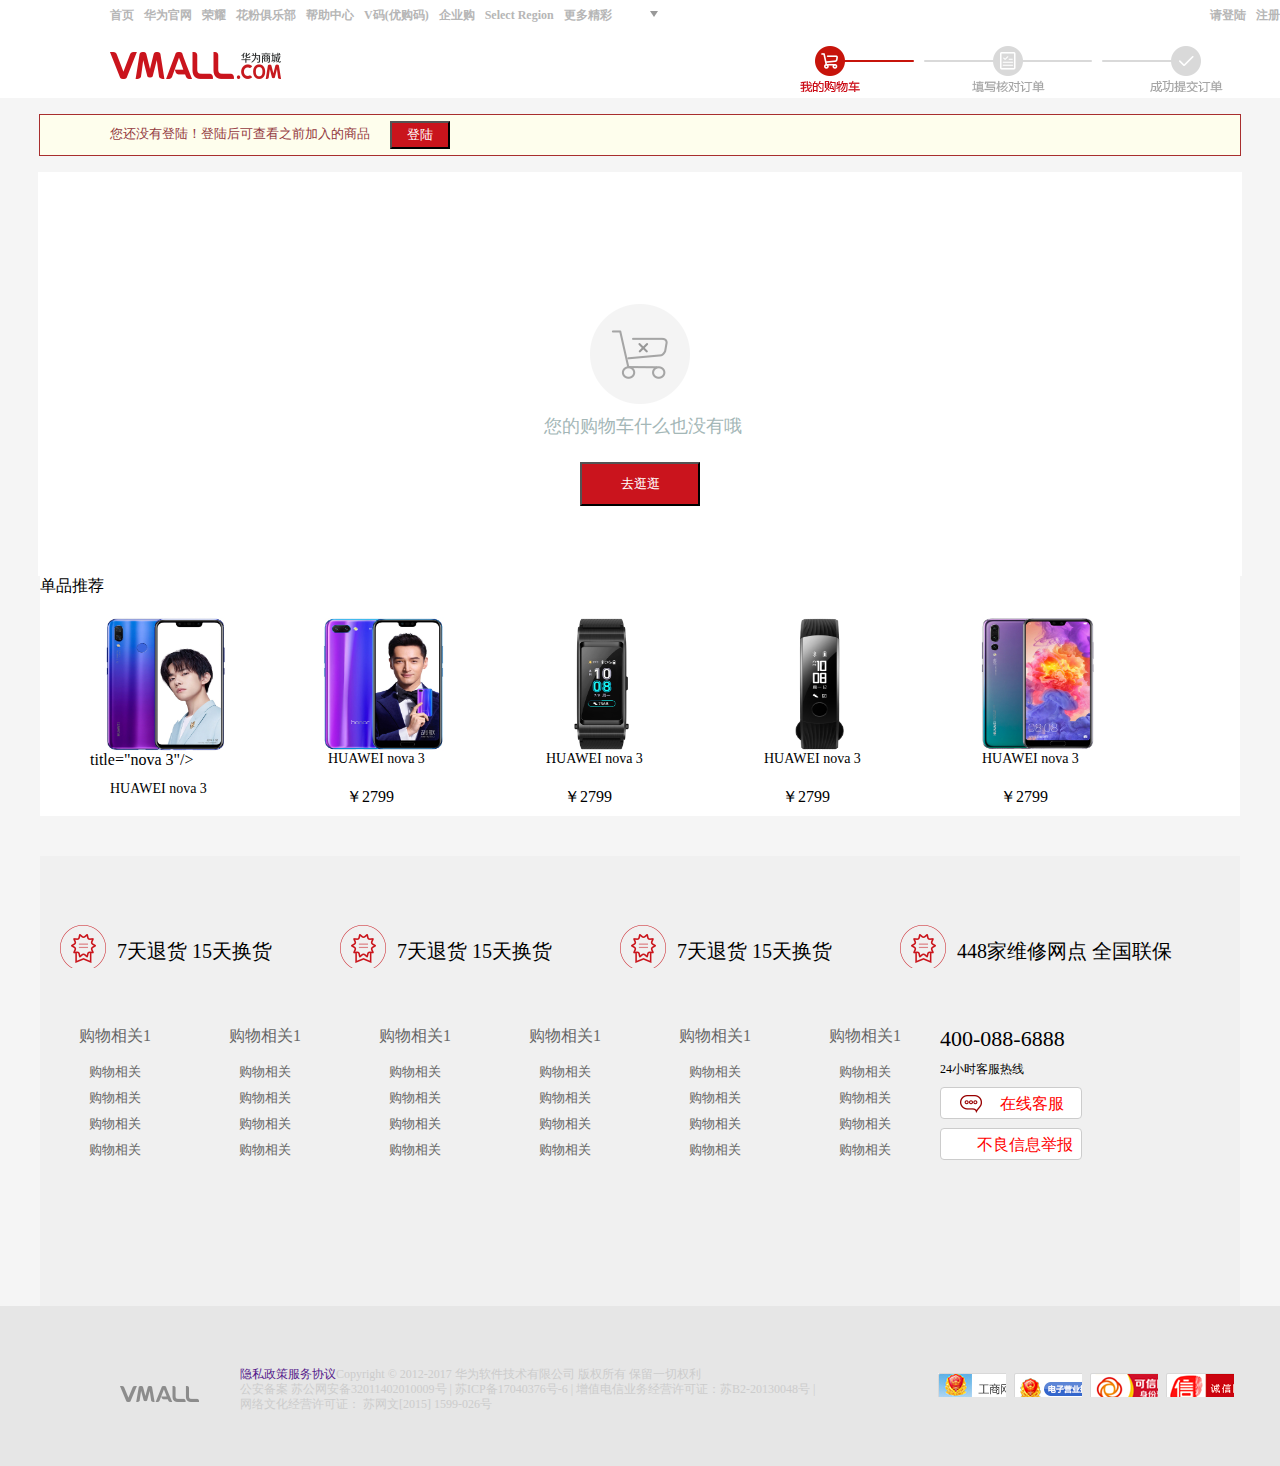
<file: cart.html>
<!DOCTYPE html>
<html>
	<head>
		<meta charset="UTF-8">
		<title></title>
		<link rel="stylesheet" href="css/cart/shop.css" />
		<link rel="shortcut icon" href="https://www.vmall.com/favicon.ico" />

	</head>
	<body>
		<div id="header">
		<div class="h-nav clearfix m-w"> 
	<ul class="h-n-l fl clearfix"> 
	<li class='fl'> 
	<a href="index.html">首页</a> 
	</li> 
	<li class='fl'> 
	<a href="">华为官网</a> 
	</li> 
	<li class='fl'> 
	<a href="">荣耀</a> 
	</li> 
	<li class='fl'> 
	<a href="">花粉俱乐部</a> 
	</li> 
	<li class='fl'> 
	<a href="">帮助中心</a> 
	</li> 
	<li class='fl'> 
	<a href="">V码(优购码)</a> 
	</li> 
	<li class='fl'> 
	<a href="">企业购</a> 
	</li> 
	<li class='fl'> 
	<a href="">Select Region</a> 
	</li> 
	<li class='fl more'> 
	<a href="">更多精彩</a> 
	<div class='more-con'> 
	<div class="m-c-top"> 
	<p> 
	<a href="">EMUI</a> 
	</p> 
	<p> 
	<a href="">应用市场</a> 
	</p> 
	<p> 
	<a href="">华为终端云空间</a> 
	</p> 
	<p> 
	<a href="">开发者联盟</a> 
	</p> 
	</div> 
	<div class="m-c-bot"> 
	<img src="images/cart/02 code.png"alt=""> 

	<p>扫一扫, 
	<a href="">下载客户端</a> 
	</p> 
	</div> 
	</div> 
	</li> 
	</ul> 
	<ul class="h-n-r fr clearfix"> 
	<li class='fl'> 
	<a href="">请登陆</a> 
	</li> 
	<li class='fl'> 
	<a href="">注册</a> 
	</li> 
	<li class='fl'> 
	<a href="">我的订单</a> 
	</li> 
	
	</ul> 
	</div> 
	</div>
	<div class="n-login">
		<span>您还没有登陆！登陆后可查看之前加入的商品</span>
		<button><a href="#">登陆 </a></button>
	</div>
	 <div class="nav">
	 	<div class="left"><img src="images/cart/logo.png" /> </div>
	 	<div class="right"></div>
	 	<div class="goods">
	 		<i class="cart"></i>
	 		<span class="goods-txt">您的购物车什么也没有哦</span>
	 		<button>去逛逛</button>
	 	</div>
	 	<div class="h-menu">
	 		
	 		<div class="single">
	 			<span class="sing-header">单品推荐</span>
	 			<ul>
	 				<li>
	 					<img src="images/cart/single/1.jpg"/> title="nova 3"/>
	 				    <span class="sing-name">HUAWEI nova 3</span>
	 				    <span class="sing-price">￥2799</span>
	 				</li>
	 				<li>
	 					<img src="images/cart/single/2.jpg"/>
	 					<span class="sing-name">HUAWEI nova 3</span>
	 				    <span class="sing-price">￥2799</span>
	 				</li>
	 				<li>
	 					<img src="images/cart/single/3.jpg"/>
	 					<span class="sing-name">HUAWEI nova 3</span>
	 				    <span class="sing-price">￥2799</span>
	 				</li>
	 				<li>
	 					<img src="images/cart/single/4.jpg"/>
	 					<span class="sing-name">HUAWEI nova 3</span>
	 				    <span class="sing-price">￥2799</span>
	 				</li>
	 				<li>
	 					<img src="images/cart/single/5.jpg"/>
	 					<span class="sing-name">HUAWEI nova 3</span>
	 				    <span class="sing-price">￥2799</span>
	 				</li>
	 				<li>
	 					<img src="images/cart/single/6.jpg"/>
	 					<span class="sing-name">HUAWEI nova 3</span>
	 				    <span class="sing-price">￥2799</span>
	 				</li>
	 			</ul>
	 		</div>
	 	</div>
	 	
	 	<div class="footer">
	 		<div class="f-header">
	 			<ul class="f-name"> 
	<li class='fl'> 
	<a href=""> 
	<i></i> 7天退货 15天换货 
	</a> 
	</li> 
	<li class='fl'> 
	<a href=""> 
	<i></i> 7天退货 15天换货 
	</a> 
	</li> 
	<li class='fl'> 
	<a href=""> 
	<i></i> 7天退货 15天换货 
	</a> 
	</li> 
	<li class='fl'> 
	<a href=""> 
	<i></i> 448家维修网点 全国联保 
	</a> 
	</li> 
	</ul> 
	 		</div>
	 		<div class="f-nav">
	 			
	 			<ul>
	 				<li class="f-txt">购物相关1
	 				<ul>
	 				<li>购物相关</li>
	 				<li>购物相关</li>
	 				<li>购物相关</li>
	 				<li>购物相关</li>
	 				</ul>
	 				</li>
	 				
	 			</ul>
	 			<ul>
	 				<li class="f-txt">购物相关1
	 				<ul>
	 				<li>购物相关</li>
	 				<li>购物相关</li>
	 				<li>购物相关</li>
	 				<li>购物相关</li>
	 				</ul>
	 				</li>
	 				
	 			</ul>
	 			<ul>
	 				<li class="f-txt">购物相关1
	 				<ul>
	 				<li>购物相关</li>
	 				<li>购物相关</li>
	 				<li>购物相关</li>
	 				<li>购物相关</li>
	 				</ul>
	 				</li>
	 				
	 			</ul>
	 			<ul>
	 				<li class="f-txt">购物相关1
	 				<ul>
	 				<li>购物相关</li>
	 				<li>购物相关</li>
	 				<li>购物相关</li>
	 				<li>购物相关</li>
	 				</ul>
	 				</li>
	 				
	 			</ul>
	 			<ul>
	 				<li class="f-txt">购物相关1
	 				<ul>
	 				<li>购物相关</li>
	 				<li>购物相关</li>
	 				<li>购物相关</li>
	 				<li>购物相关</li>
	 				</ul>
	 				</li>
	 				
	 			</ul>
	 			<ul>
	 				<li class="f-txt">购物相关1
	 				<ul>
	 				<li>购物相关</li>
	 				<li>购物相关</li>
	 				<li>购物相关</li>
	 				<li>购物相关</li>
	 				</ul>
	 				</li>
	 				
	 			</ul>
	 			<ul class="f-final">
	 				<li class="f-number">400-088-6888</li>
	 				<li class="f-all">24小时客服热线</li>
	 				<li class="f-line"><i></i> <span>在线客服</span></li>
	 				<li class="f-mess"><i></i><span>不良信息举报</span></li>
	 				
	 			</ul>
	 		</div>
	 		</div>
	 		<div class="f-footer">
	 			<i></i>
	 			<p>
	 				<span><a href="">隐私政策</a><a href="">服务协议</a>Copyright © 2012-2017 华为软件技术有限公司 版权所有 保留一切权利</span>
	 				</p>
	 				<p>
	 			   <span>公安备案 苏公网安备32011402010009号 | 苏ICP备17040376号-6 | 增值电信业务经营许可证：苏B2-20130048号 |</span>
	 			   </p>
	 			   <p>
	 			    <span>网络文化经营许可证： 苏网文[2015] 1599-026号</span>
	 			    </p>
	 			
	 			<ul>
	 				<li></li>
	 				<li></li>
	 				<li></li>
	 				<li></li>
	 			</ul>
	 		</div>
	 	
	
	 
	</body>
</html>
</file>
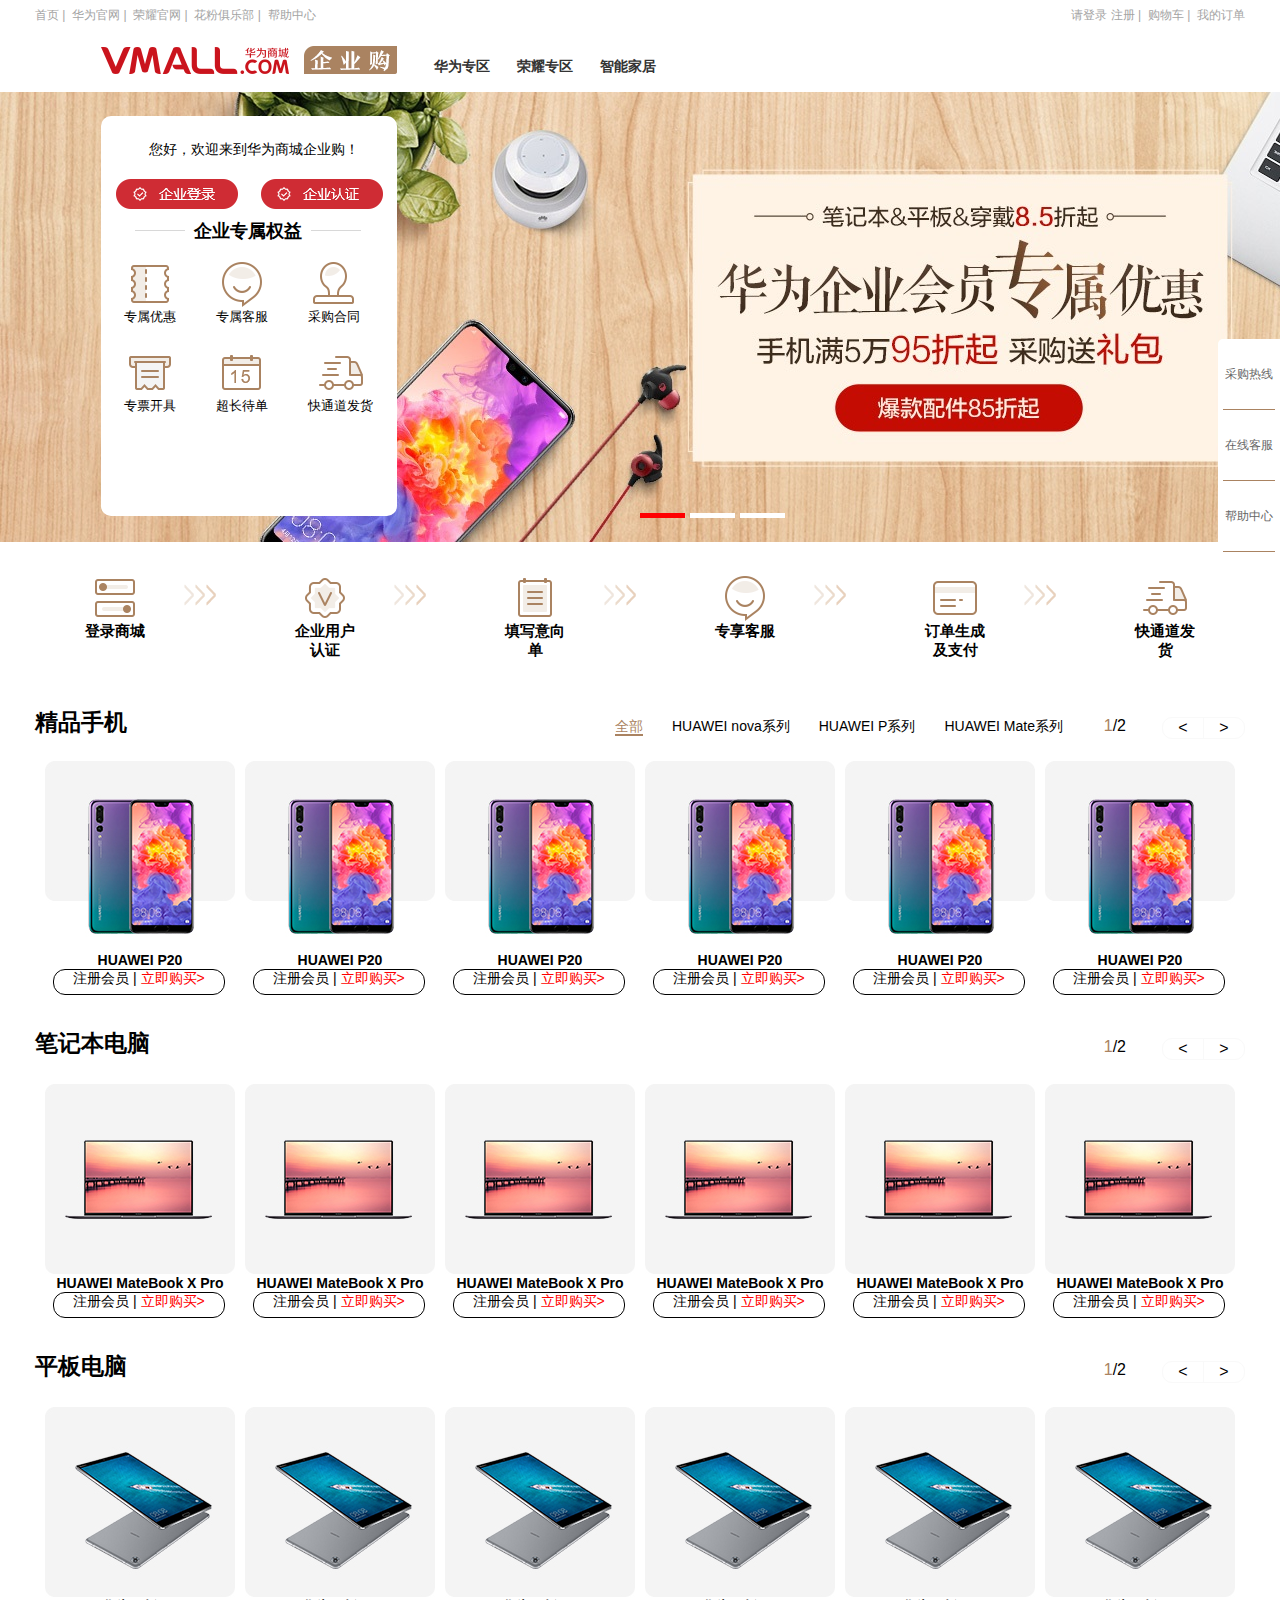
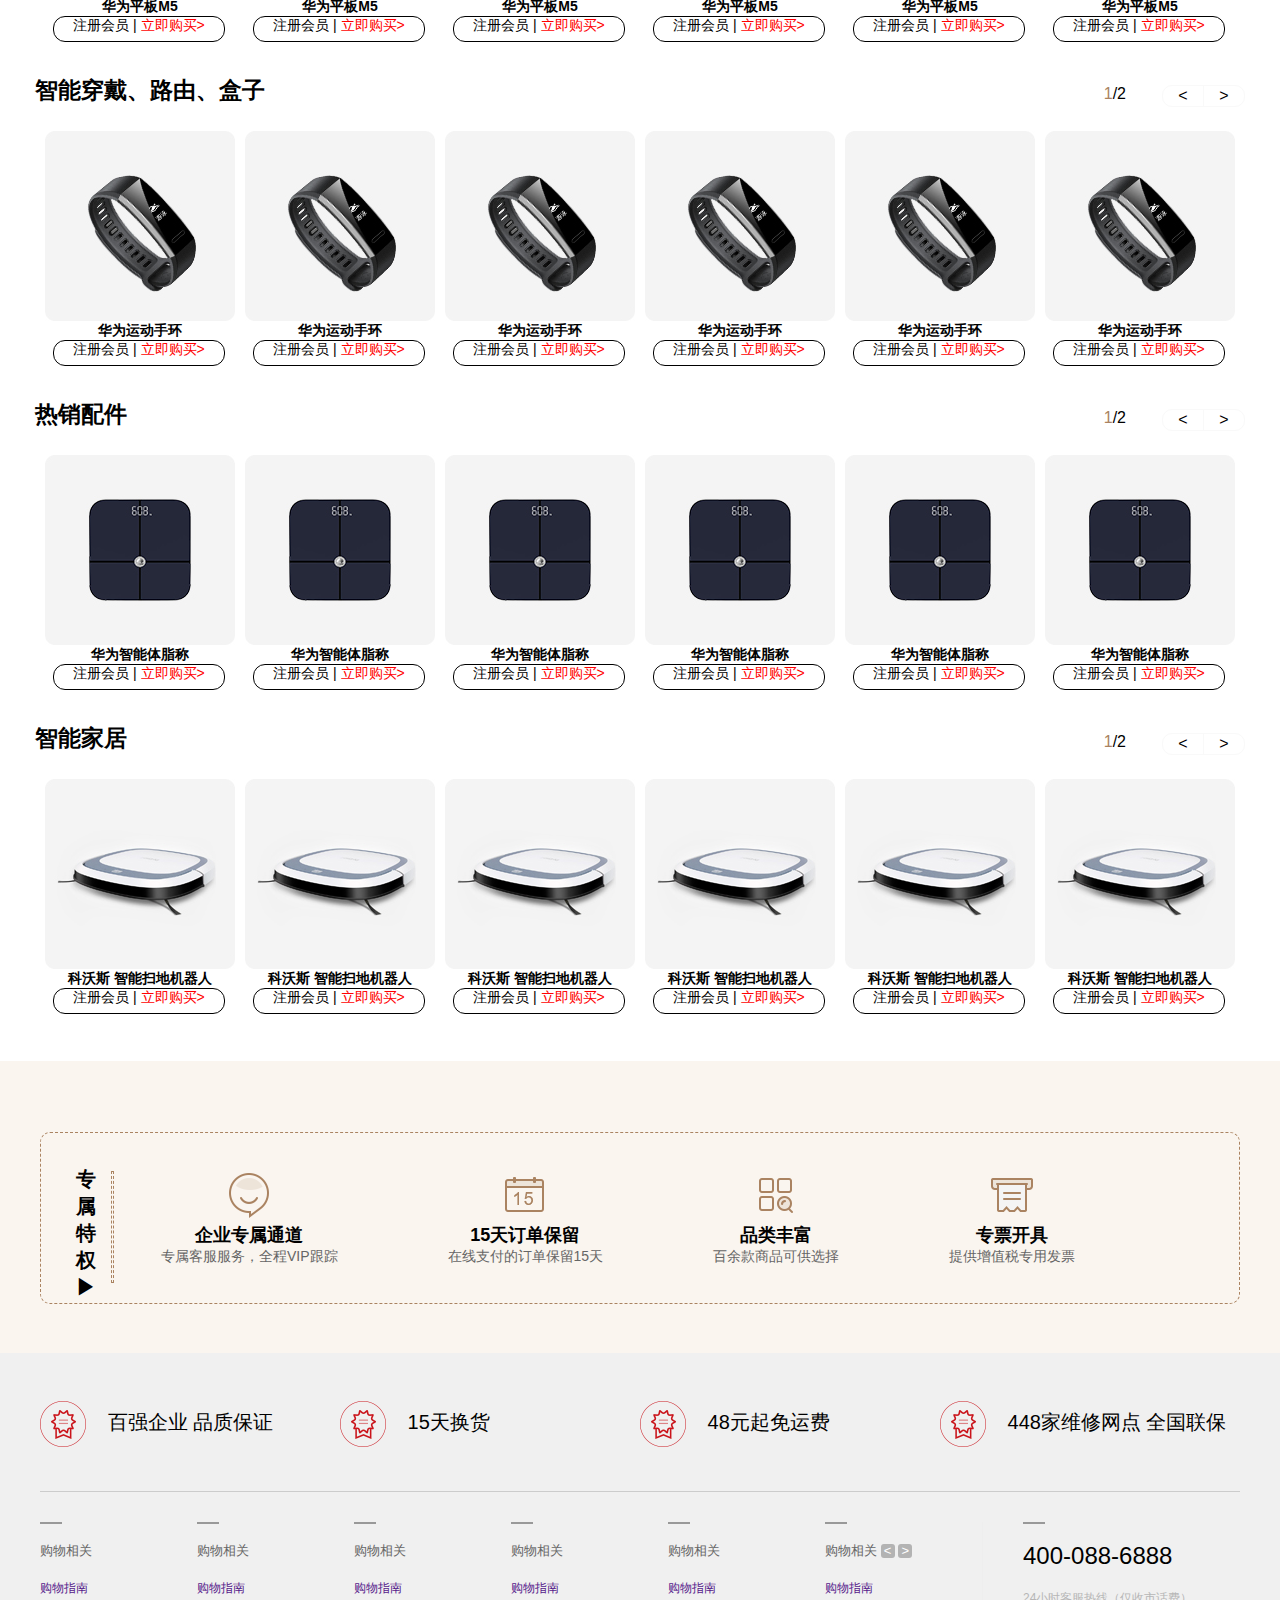
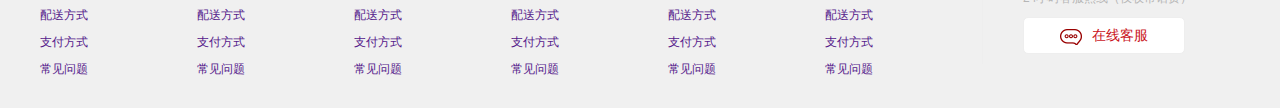
<file: enterpriseBuy.html>
<!DOCTYPE html>
<html>
	<head>
		<meta charset="UTF-8">
		<title>华为商城 企业购会员认证</title>
		<link rel="stylesheet" type="text/css" href="css/enterpriseBuy/enterpriseBuy.css" />
	    <link rel="stylesheet" href="css/enterpriseBuy/foot.css" />
	    <link rel="stylesheet" href="css/enterpriseBuy/common-foot.css" />
	    <link rel="shortcut icon" href="https://www.vmall.com/favicon.ico" />

	</head>
	<body>
		<div class="help">
			<ul>
				<li><a href="#">采购热线</a></li><hr />
				<li><a href="#">在线客服</a></li><hr />
				<li><a href="#">帮助中心</a></li><hr />
			</ul>
		</div>
		
		<div class="help1">
			<ul>
				<li><a href="#">采购热线</a></li><hr />
				<li><a href="#">在线客服</a></li><hr />
				<li><a href="#">帮助中心</a></li><hr />
				<li><a href="#" id="backTop">回到顶部</a></li><hr />
			</ul>
		</div>
		
		<header>
			<div class="top">
	        <ul class="top-left">
				<li><a href="index.html">首页</a><span> | &nbsp;</span></li>
				<li><a href="index.html">华为官网</a><span> | &nbsp;</span></li>
				<li><a href="index.html">荣耀官网</a><span> | &nbsp;</span></li>
				<li><a href="index.html">花粉俱乐部</a><span> | &nbsp;</span></li>
				<li><a href="index.html">帮助中心</a></li>
			</ul>
			<ul class="top-right">
				<li><a href="login.html">请登录 注册</a><span> | &nbsp;</span></li>
				<li><a href="index.html">购物车</a><span> | &nbsp;</span></li>
				<li><a href="index.html">我的订单</a></li>
			</ul></div>
			
			<div class="nav">
			<h1><img src="images/enterPrise/com-logo.png"></h1>
			<ul>
				<li><a href="#">华为专区</a></li>
				<li><a href="#">荣耀专区</a></li>
				<li><a href="#">智能家居</a></li>
			</ul></div>	
			
			<div class="banner">
				<div id="wrap">
			<span id="left"><</span>
			<span id="right">></span>
    		<ul id="box">
    			<li><img src="images/enterPrise/banner1.jpg" alt=""></li>
    			<li><img src="images/enterPrise/banner2.jpg" alt=""></li>
    			<li><img src="images/enterPrise/banner3.jpg" alt=""></li>
    			<li><img src="images/enterPrise/banner1.jpg" alt=""></li>
    		</ul>
    		<ol>
    			<li class="current"></li>
    			<li></li>
    			<li></li>
    		</ol></div>
    		<div class="welcome">
    			<p class="hello">您好，欢迎来到华为商城企业购！</p>
    			<p class="loginOrIdent"><span></span><span></span></p>
    			<i class="left-line"></i><span class="right">企业专属权益</span><i class="right-line"></i>
    			<ul class="rightUl">
    				<li><img src="images/enterPrise/right1.png"><br/>专属优惠</li>
    				<li><img src="images/enterPrise/right2.png"><br/>专属客服</li>
    				<li><img src="images/enterPrise/right3.png"><br/>采购合同</li>
    				<li><img src="images/enterPrise/right4.png"><br/>专票开具</li>
    				<li><img src="images/enterPrise/right5.png"><br/>超长待单</li>
    				<li><img src="images/enterPrise/right6.png"><br/>快通道发货</li>
    			</ul>
    		</div>
			</div>
			
			<ul class="step">
				<li><img src="images/enterPrise/a1.png"><br/>登录商城</li>
				<li></li>
				<li><img src="images/enterPrise/a2.png"><br/>企业用户认证</li>
				<li></li>
				<li><img src="images/enterPrise/a3.png"><br/>填写意向单</li>
				<li></li>
				<li><img src="images/enterPrise/a4.png"><br/>专享客服</li>
				<li></li>
				<li><img src="images/enterPrise/a5.png"><br/>订单生成及支付</li>
				<li></li>
				<li><img src="images/enterPrise/a6.png"><br/>快通道发货</li>
			</ul>
		</header>	
		<section>
			<div class="box">
				<h3>精品手机</h3>
				<ul class="menu">
					<li><a href="#" class="all">全部</a></li>
					<li><a href="#">HUAWEI nova系列</a></li>
					<li><a href="#">HUAWEI P系列</a></li>
					<li><a href="#">HUAWEI Mate系列</a></li>
				</ul>
				<li class="page"><span>1</span><span>/</span><span>2</span></li>
				<div class="back"><</div><div class="forward">></div>
			<div class="goods">
			<ul>
				<li>
					<img src="images/enterPrise/phone.jpg"><br /><b>HUAWEI P20</b><br /><div>注册会员&nbsp;|&nbsp;<span>立即购买></span></div>
				</li>
				<li>
					<img src="images/enterPrise/phone.jpg"><br /><b>HUAWEI P20</b><br /><div>注册会员&nbsp;|&nbsp;<span>立即购买></span></div>
				</li>
				<li>
					<img src="images/enterPrise/phone.jpg"><br /><b>HUAWEI P20</b><br /><div>注册会员&nbsp;|&nbsp;<span>立即购买></span></div>
				</li>
				<li>
					<img src="images/enterPrise/phone.jpg"><br /><b>HUAWEI P20</b><br /><div>注册会员&nbsp;|&nbsp;<span>立即购买></span></div>
				</li>
				<li>
					<img src="images/enterPrise/phone.jpg"><br /><b>HUAWEI P20</b><br /><div>注册会员&nbsp;|&nbsp;<span>立即购买></span></div>
				</li>
				<li>
					<img src="images/enterPrise/phone.jpg"><br /><b>HUAWEI P20</b><br /><div>注册会员&nbsp;|&nbsp;<span>立即购买></span></div>
				</li>
				<li>
					<img src="images/enterPrise/phone.jpg"><br /><b>HUAWEI P20</b><br /><div>注册会员&nbsp;|&nbsp;<span>立即购买></span></div>
				</li>
				<li>
					<img src="images/enterPrise/phone.jpg"><br /><b>HUAWEI P20</b><br /><div>注册会员&nbsp;|&nbsp;<span>立即购买></span></div>
				</li>
				<li>
					<img src="images/enterPrise/phone.jpg"><br /><b>HUAWEI P20</b><br /><div>注册会员&nbsp;|&nbsp;<span>立即购买></span></div>
				</li>
			</ul></div>
		</div>	
		
		<div class="box">
				<h3>笔记本电脑</h3>
				
					<li class="page"><span>1</span><span>/</span><span>2</span></li>
				
				<div class="back"><</div><div class="forward">></div>
			<div class="goods">
			<ul>
				<li>
					<img src="images/enterPrise/computer.jpg"><br /><b>HUAWEI MateBook X Pro</b><br /><div>注册会员&nbsp;|&nbsp;<span>立即购买></span></div>
				</li>
				<li>
					<img src="images/enterPrise/computer.jpg"><br /><b>HUAWEI MateBook X Pro</b><br /><div>注册会员&nbsp;|&nbsp;<span>立即购买></span></div>
				</li>
				<li>
					<img src="images/enterPrise/computer.jpg"><br /><b>HUAWEI MateBook X Pro</b><br /><div>注册会员&nbsp;|&nbsp;<span>立即购买></span></div>
				</li>
				<li>
					<img src="images/enterPrise/computer.jpg"><br /><b>HUAWEI MateBook X Pro</b><br /><div>注册会员&nbsp;|&nbsp;<span>立即购买></span></div>
				</li>
				<li>
					<img src="images/enterPrise/computer.jpg"><br /><b>HUAWEI MateBook X Pro</b><br /><div>注册会员&nbsp;|&nbsp;<span>立即购买></span></div>
				</li>
				<li>
					<img src="images/enterPrise/computer.jpg"><br /><b>HUAWEI MateBook X Pro</b><br /><div>注册会员&nbsp;|&nbsp;<span>立即购买></span></div>
				</li>
				<li>
					<img src="images/enterPrise/computer.jpg"><br /><b>HUAWEI MateBook X Pro</b><br /><div>注册会员&nbsp;|&nbsp;<span>立即购买></span></div>
				</li>
				<li>
					<img src="images/enterPrise/computer.jpg"><br /><b>HUAWEI MateBook X Pro</b><br /><div>注册会员&nbsp;|&nbsp;<span>立即购买></span></div>
				</li>
				<li>
					<img src="images/enterPrise/computer.jpg"><br /><b>HUAWEI MateBook X Pro</b><br /><div>注册会员&nbsp;|&nbsp;<span>立即购买></span></div>
				</li>
			</ul></div>
		</div>	
		
		<div class="box">
				<h3>平板电脑</h3>
				
					<li class="page"><span>1</span><span>/</span><span>2</span></li>
				
				<div class="back"><</div><div class="forward">></div>
			<div class="goods">
			<ul>
				<li>
					<img src="images/enterPrise/pad.jpg"><br /><b>华为平板M5</b><br /><div>注册会员&nbsp;|&nbsp;<span>立即购买></span></div>
				</li>
				<li>
					<img src="images/enterPrise/pad.jpg"><br /><b>华为平板M5</b><br /><div>注册会员&nbsp;|&nbsp;<span>立即购买></span></div>
				</li>
				<li>
					<img src="images/enterPrise/pad.jpg"><br /><b>华为平板M5</b><br /><div>注册会员&nbsp;|&nbsp;<span>立即购买></span></div>
				</li>
				<li>
					<img src="images/enterPrise/pad.jpg"><br /><b>华为平板M5</b><br /><div>注册会员&nbsp;|&nbsp;<span>立即购买></span></div>
				</li>
				<li>
					<img src="images/enterPrise/pad.jpg"><br /><b>华为平板M5</b><br /><div>注册会员&nbsp;|&nbsp;<span>立即购买></span></div>
				</li>
				<li>
					<img src="images/enterPrise/pad.jpg"><br /><b>华为平板M5</b><br /><div>注册会员&nbsp;|&nbsp;<span>立即购买></span></div>
				</li>
				<li>
					<img src="images/enterPrise/pad.jpg"><br /><b>华为平板M5</b><br /><div>注册会员&nbsp;|&nbsp;<span>立即购买></span></div>
				</li>
				<li>
					<img src="images/enterPrise/pad.jpg"><br /><b>华为平板M5</b><br /><div>注册会员&nbsp;|&nbsp;<span>立即购买></span></div>
				</li>
				<li>
					<img src="images/enterPrise/pad.jpg"><br /><b>华为平板M5</b><br /><div>注册会员&nbsp;|&nbsp;<span>立即购买></span></div>
				</li>
			</ul></div>
		</div>	
		
		<div class="box">
				<h3>智能穿戴、路由、盒子</h3>
				
					<li class="page"><span>1</span><span>/</span><span>2</span></li>
			
				<div class="back"><</div><div class="forward">></div>
			<div class="goods">
			<ul>
				<li>
					<img src="images/enterPrise/smart.jpg"><br /><b>华为运动手环</b><br /><div>注册会员&nbsp;|&nbsp;<span>立即购买></span></div>
				</li>
				<li>
					<img src="images/enterPrise/smart.jpg"><br /><b>华为运动手环</b><br /><div>注册会员&nbsp;|&nbsp;<span>立即购买></span></div>
				</li>
				<li>
					<img src="images/enterPrise/smart.jpg"><br /><b>华为运动手环</b><br /><div>注册会员&nbsp;|&nbsp;<span>立即购买></span></div>
				</li>
				<li>
					<img src="images/enterPrise/smart.jpg"><br /><b>华为运动手环</b><br /><div>注册会员&nbsp;|&nbsp;<span>立即购买></span></div>
				</li>
				<li>
					<img src="images/enterPrise/smart.jpg"><br /><b>华为运动手环</b><br /><div>注册会员&nbsp;|&nbsp;<span>立即购买></span></div>
				</li>
				<li>
					<img src="images/enterPrise/smart.jpg"><br /><b>华为运动手环</b><br /><div>注册会员&nbsp;|&nbsp;<span>立即购买></span></div>
				</li>
				<li>
					<img src="images/enterPrise/smart.jpg"><br /><b>华为运动手环</b><br /><div>注册会员&nbsp;|&nbsp;<span>立即购买></span></div>
				</li>
				<li>
					<img src="images/enterPrise/smart.jpg"><br /><b>华为运动手环</b><br /><div>注册会员&nbsp;|&nbsp;<span>立即购买></span></div>
				</li>
				<li>
					<img src="images/enterPrise/smart.jpg"><br /><b>华为运动手环</b><br /><div>注册会员&nbsp;|&nbsp;<span>立即购买></span></div>
				</li>
			</ul></div>
		</div>	
		
		<div class="box">
				<h3>热销配件</h3>
				
					<li class="page"><span>1</span><span>/</span><span>2</span></li>
				
				<div class="back"><</div><div class="forward">></div>
			<div class="goods">
			<ul>
				<li>
					<img src="images/enterPrise/hot.jpg"><br /><b>华为智能体脂称</b><br /><div>注册会员&nbsp;|&nbsp;<span>立即购买></span></div>
				</li>
				<li>
					<img src="images/enterPrise/hot.jpg"><br /><b>华为智能体脂称</b><br /><div>注册会员&nbsp;|&nbsp;<span>立即购买></span></div>
				</li>
				<li>
					<img src="images/enterPrise/hot.jpg"><br /><b>华为智能体脂称</b><br /><div>注册会员&nbsp;|&nbsp;<span>立即购买></span></div>
				</li>
				<li>
					<img src="images/enterPrise/hot.jpg"><br /><b>华为智能体脂称</b><br /><div>注册会员&nbsp;|&nbsp;<span>立即购买></span></div>
				</li>
				<li>
					<img src="images/enterPrise/hot.jpg"><br /><b>华为智能体脂称</b><br /><div>注册会员&nbsp;|&nbsp;<span>立即购买></span></div>
				</li>
				<li>
					<img src="images/enterPrise/hot.jpg"><br /><b>华为智能体脂称</b><br /><div>注册会员&nbsp;|&nbsp;<span>立即购买></span></div>
				</li>
				<li>
					<img src="images/enterPrise/hot.jpg"><br /><b>华为智能体脂称</b><br /><div>注册会员&nbsp;|&nbsp;<span>立即购买></span></div>
				</li>
				<li>
					<img src="images/enterPrise/hot.jpg"><br /><b>华为智能体脂称</b><br /><div>注册会员&nbsp;|&nbsp;<span>立即购买></span></div>
				</li>
				<li>
					<img src="images/enterPrise/hot.jpg"><br /><b>华为智能体脂称</b><br /><div>注册会员&nbsp;|&nbsp;<span>立即购买></span></div>
				</li>
			</ul></div>
			
			<div class="box">
				<h3>智能家居</h3>
				
					<li class="page"><span>1</span><span>/</span><span>2</span></li>
				
				<div class="back"><</div><div class="forward">></div>
			<div class="goods">
			<ul>
				<li>
					<img src="images/enterPrise/houselive.jpg"><br /><b>科沃斯 智能扫地机器人</b><br /><div>注册会员&nbsp;|&nbsp;<span>立即购买></span></div>
				</li>
				<li>
					<img src="images/enterPrise/houselive.jpg"><br /><b>科沃斯 智能扫地机器人</b><br /><div>注册会员&nbsp;|&nbsp;<span>立即购买></span></div>
				</li>
				<li>
					<img src="images/enterPrise/houselive.jpg"><br /><b>科沃斯 智能扫地机器人</b><br /><div>注册会员&nbsp;|&nbsp;<span>立即购买></span></div>
				</li>
				<li>
					<img src="images/enterPrise/houselive.jpg"><br /><b>科沃斯 智能扫地机器人</b><br /><div>注册会员&nbsp;|&nbsp;<span>立即购买></span></div>
				</li>
				<li>
					<img src="images/enterPrise/houselive.jpg"><br /><b>科沃斯 智能扫地机器人</b><br /><div>注册会员&nbsp;|&nbsp;<span>立即购买></span></div>
				</li>
				<li>
					<img src="images/enterPrise/houselive.jpg"><br /><b>科沃斯 智能扫地机器人</b><br /><div>注册会员&nbsp;|&nbsp;<span>立即购买></span></div>
				</li>
				<li>
					<img src="images/enterPrise/houselive.jpg"><br /><b>科沃斯 智能扫地机器人</b><br /><div>注册会员&nbsp;|&nbsp;<span>立即购买></span></div>
				</li>
				<li>
					<img src="images/enterPrise/houselive.jpg"><br /><b>科沃斯 智能扫地机器人</b><br /><div>注册会员&nbsp;|&nbsp;<span>立即购买></span></div>
				</li>
				<li>
					<img src="images/enterPrise/houselive.jpg"><br /><b>科沃斯 智能扫地机器人</b><br /><div>注册会员&nbsp;|&nbsp;<span>立即购买></span></div>
				</li>
			</ul></div>
		</div>	
		</section>
		
			<div class="foot-top">
				<div class="foot-right">
					<div><span>专属特权▶</span></div><i class="line"></i>
					<ul>
						<li><span></span><br /><b>企业专属通道</b><br><i>专属客服服务，全程VIP跟踪</i></li>
						<li><span></span><br /><b>15天订单保留</b><br><i>在线支付的订单保留15天</i></li>
						<li><span></span><br /><b>品类丰富</b><br><i>百余款商品可供选择</i></li>
						<li><span></span><br /><b>专票开具</b><br><i>提供增值税专用发票</i></li>
					</ul>
				</div>
			</div>
		
	<div id="footer"> 
	<div class="f-slogan m-w"> 
	<ul class='clearfix'> 
	<li class='fl'> 
	<a href=""> 
	<i></i> 百强企业 品质保证 
	</a> 
	</li> 
	<li class='fl'> 
	<a href=""> 
	<i></i> 15天换货 
	</a> 
	</li> 
	<li class='fl'> 
	<a href=""> 
	<i></i> 48元起免运费
	</a> 
	</li> 
	<li class='fl'> 
	<a href=""> 
	<i></i> 448家维修网点 全国联保 
	</a> 
	</li> 
	</ul> 
	</div> 
	<div class="f-service m-w clearfix"> 
	<dl class='fl'> 
	<dt>购物相关</dt> 
	<dd> 
	<a href="">购物指南</a> 
	</dd> 
	<dd> 
	<a href="">配送方式</a> 
	</dd> 
	<dd> 
	<a href="">支付方式</a> 
	</dd> 
	<dd> 
	<a href="">常见问题</a> 
	</dd> 
	
	</dl> 
	<dl class='fl'> 
	<dt>购物相关</dt> 
	<dd> 
	<a href="">购物指南</a> 
	</dd> 
	<dd> 
	<a href="">配送方式</a> 
	</dd> 
	<dd> 
	<a href="">支付方式</a> 
	</dd> 
	<dd> 
	<a href="">常见问题</a> 
	</dd> 
	
	</dl> 
	<dl class='fl'> 
	<dt>购物相关</dt> 
	<dd> 
	<a href="">购物指南</a> 
	</dd> 
	<dd> 
	<a href="">配送方式</a> 
	</dd> 
	<dd> 
	<a href="">支付方式</a> 
	</dd> 
	<dd> 
	<a href="">常见问题</a> 
	</dd> 
	
	</dl> 
	<dl class='fl'> 
	<dt>购物相关</dt> 
	<dd> 
	<a href="">购物指南</a> 
	</dd> 
	<dd> 
	<a href="">配送方式</a> 
	</dd> 
	<dd> 
	<a href="">支付方式</a> 
	</dd> 
	<dd> 
	<a href="">常见问题</a> 
	</dd> 
	
	</dl> 
	<dl class='fl'> 
	<dt>购物相关</dt> 
	<dd> 
	<a href="">购物指南</a> 
	</dd> 
	<dd> 
	<a href="">配送方式</a> 
	</dd> 
	<dd> 
	<a href="">支付方式</a> 
	</dd> 
	<dd> 
	<a href="">常见问题</a> 
	</dd> 
	
	</dl> 
	<dl class='fl arrow'> 
	<dt> 
	购物相关 
	<span>&lt;</span> 
	<span>&gt;</span> 
	</dt> 
	<dd> 
	<a href="">购物指南</a> 
	</dd> 
	<dd> 
	<a href="">配送方式</a> 
	</dd> 
	<dd> 
	<a href="">支付方式</a> 
	</dd> 
	<dd> 
	<a href="">常见问题</a> 
	</dd> 
	
	</dl> 
	<dl class='fl last-one'> 
	<dt> 
	400-088-6888 
	</dt> 
	<dd> 
	
	24小时客服热线（仅收市话费） 
	
	</dd> 
	<dd> 
	<a href=""><i></i>在线客服</a> 
	</dd> 
	
	</dl> 
	</div> 
	</div> 
	</div> 

		<script src="js/jquery-1.11.1.min.js"></script>
		<script src="js/enterpriseBuy.js"></script>
	</body>
</html>
</file>
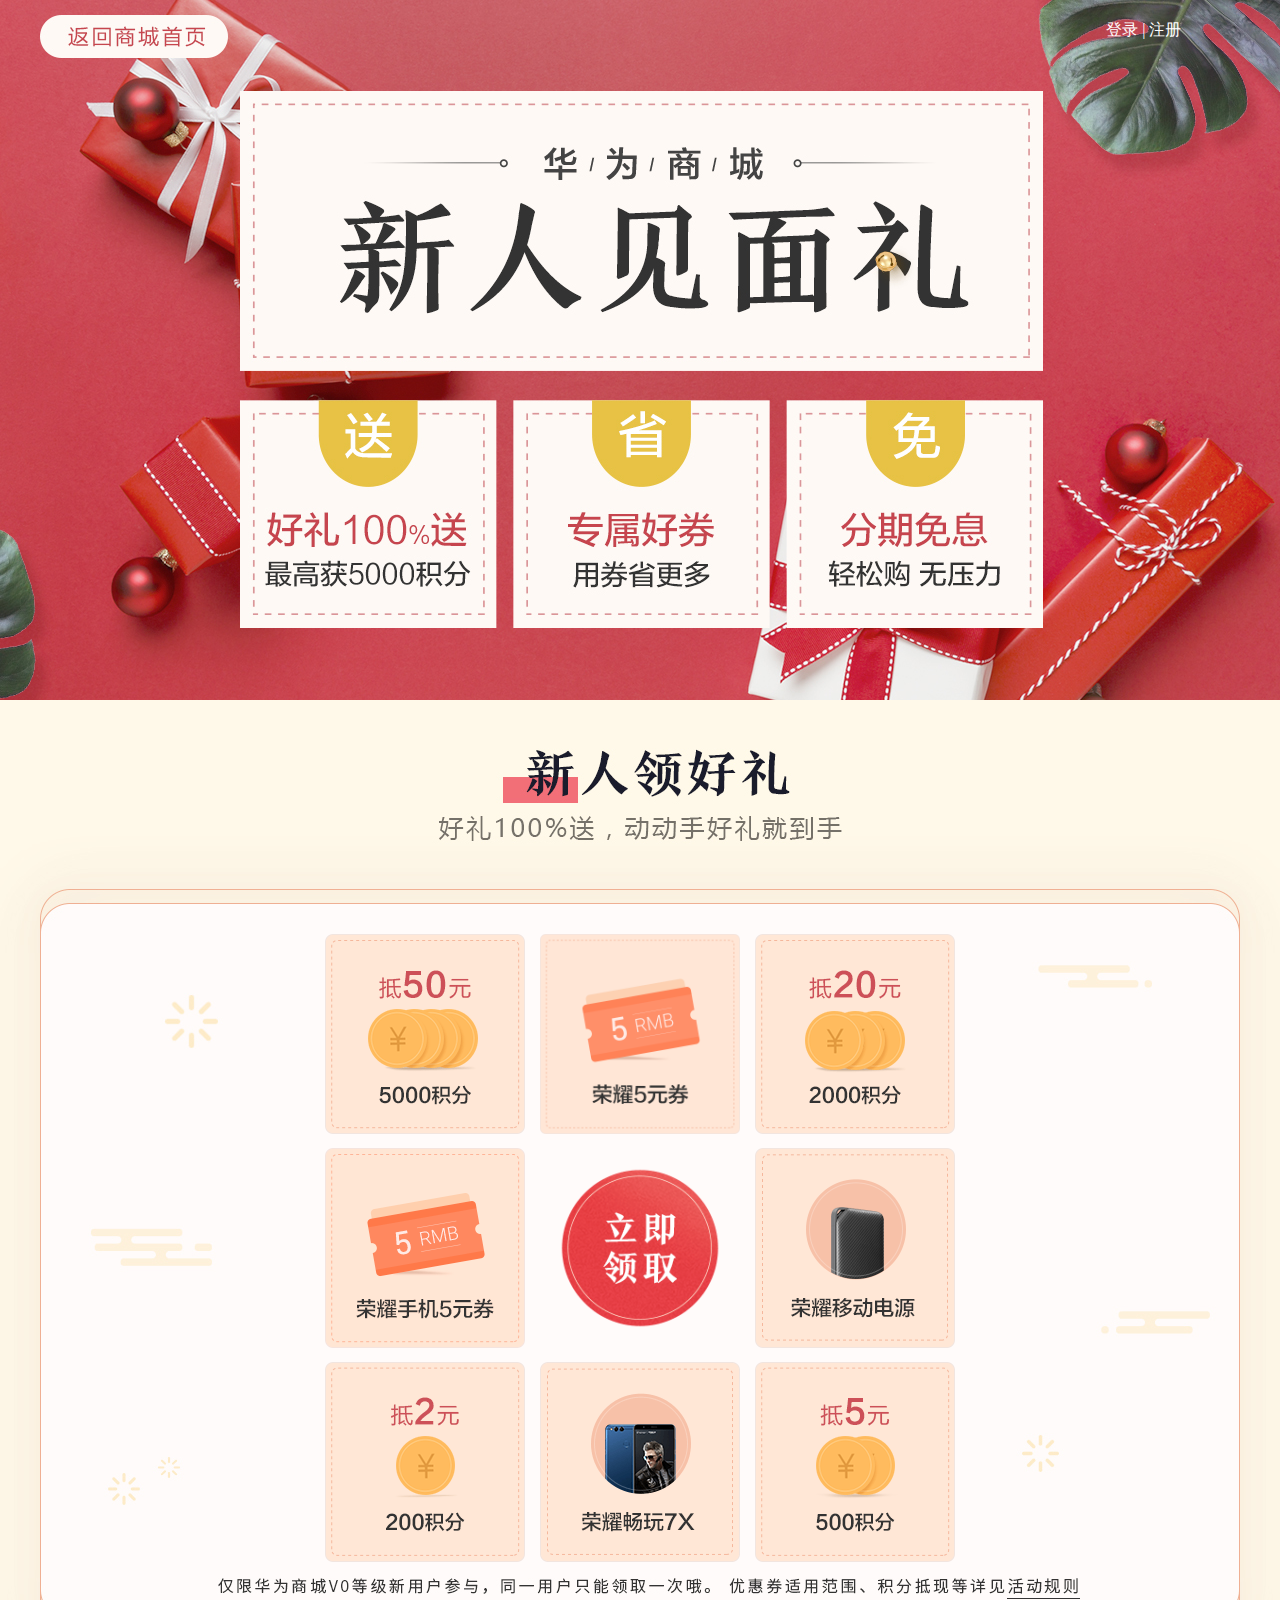
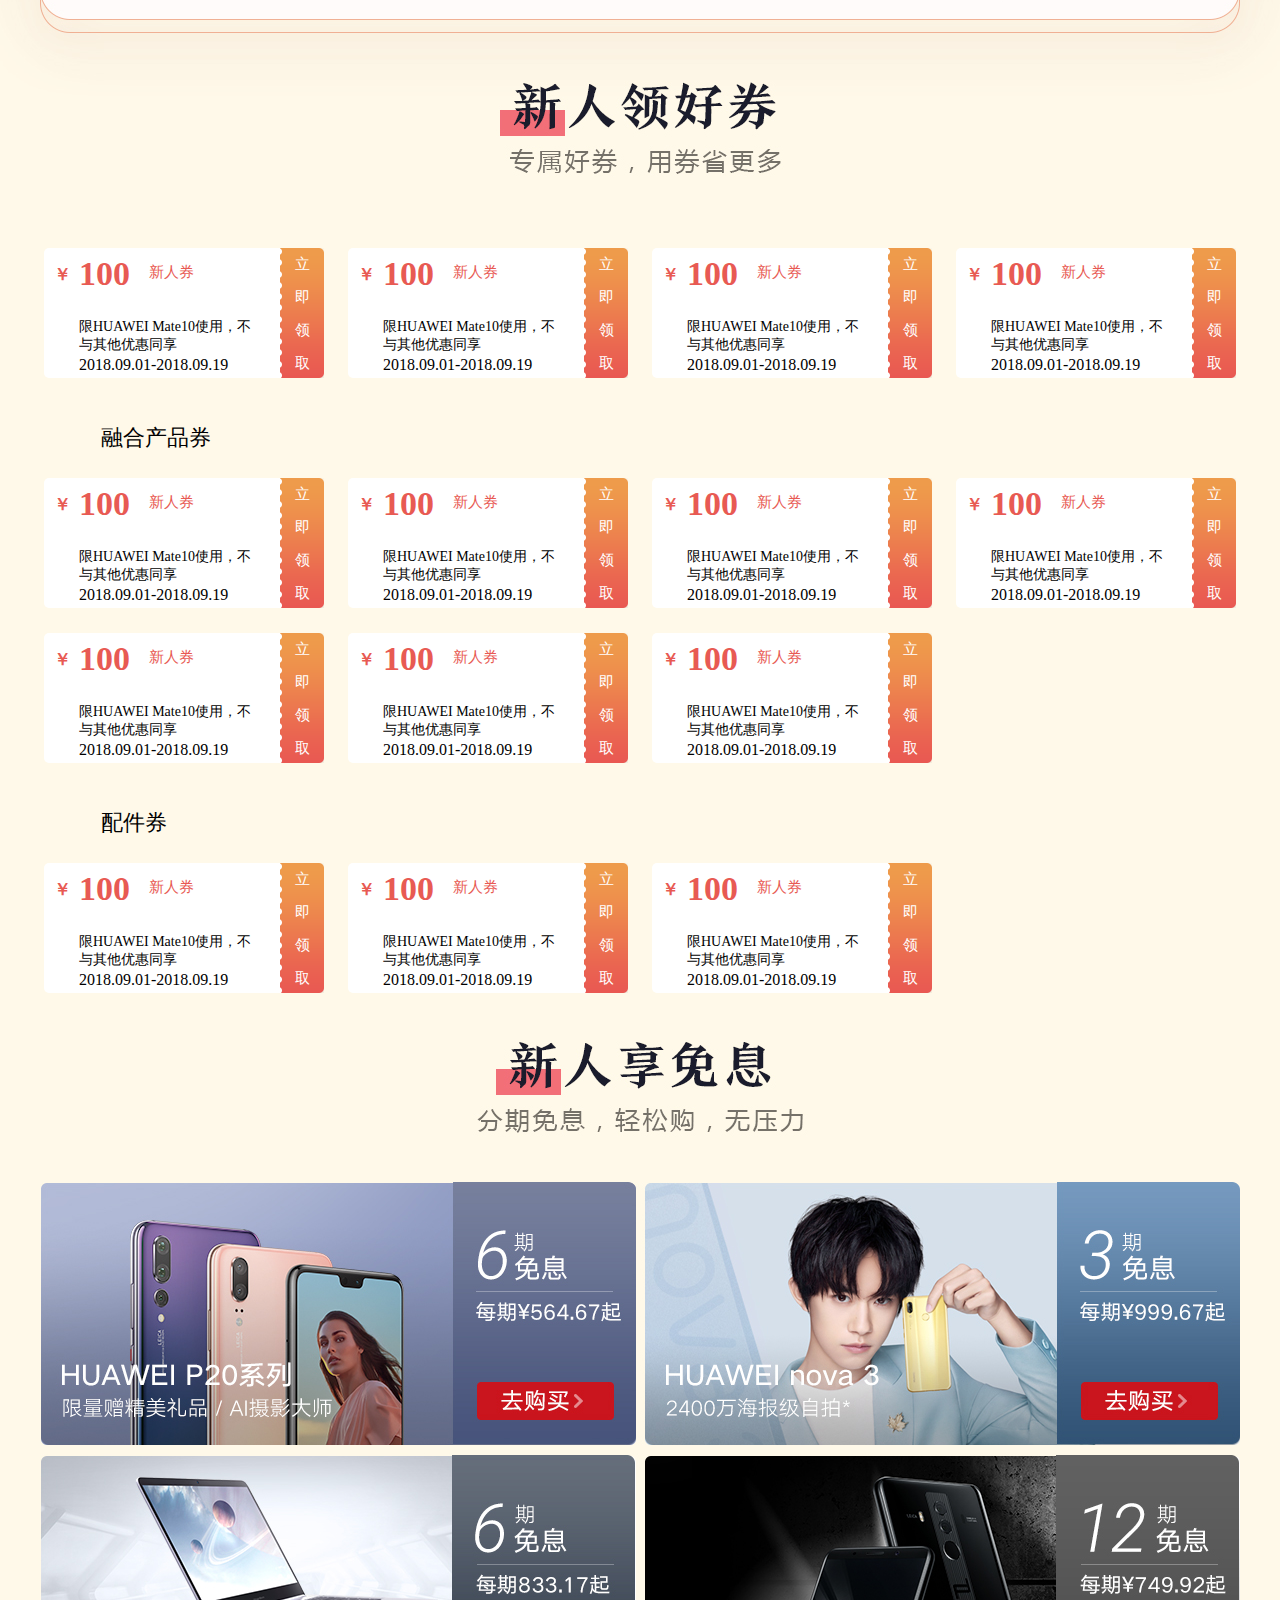
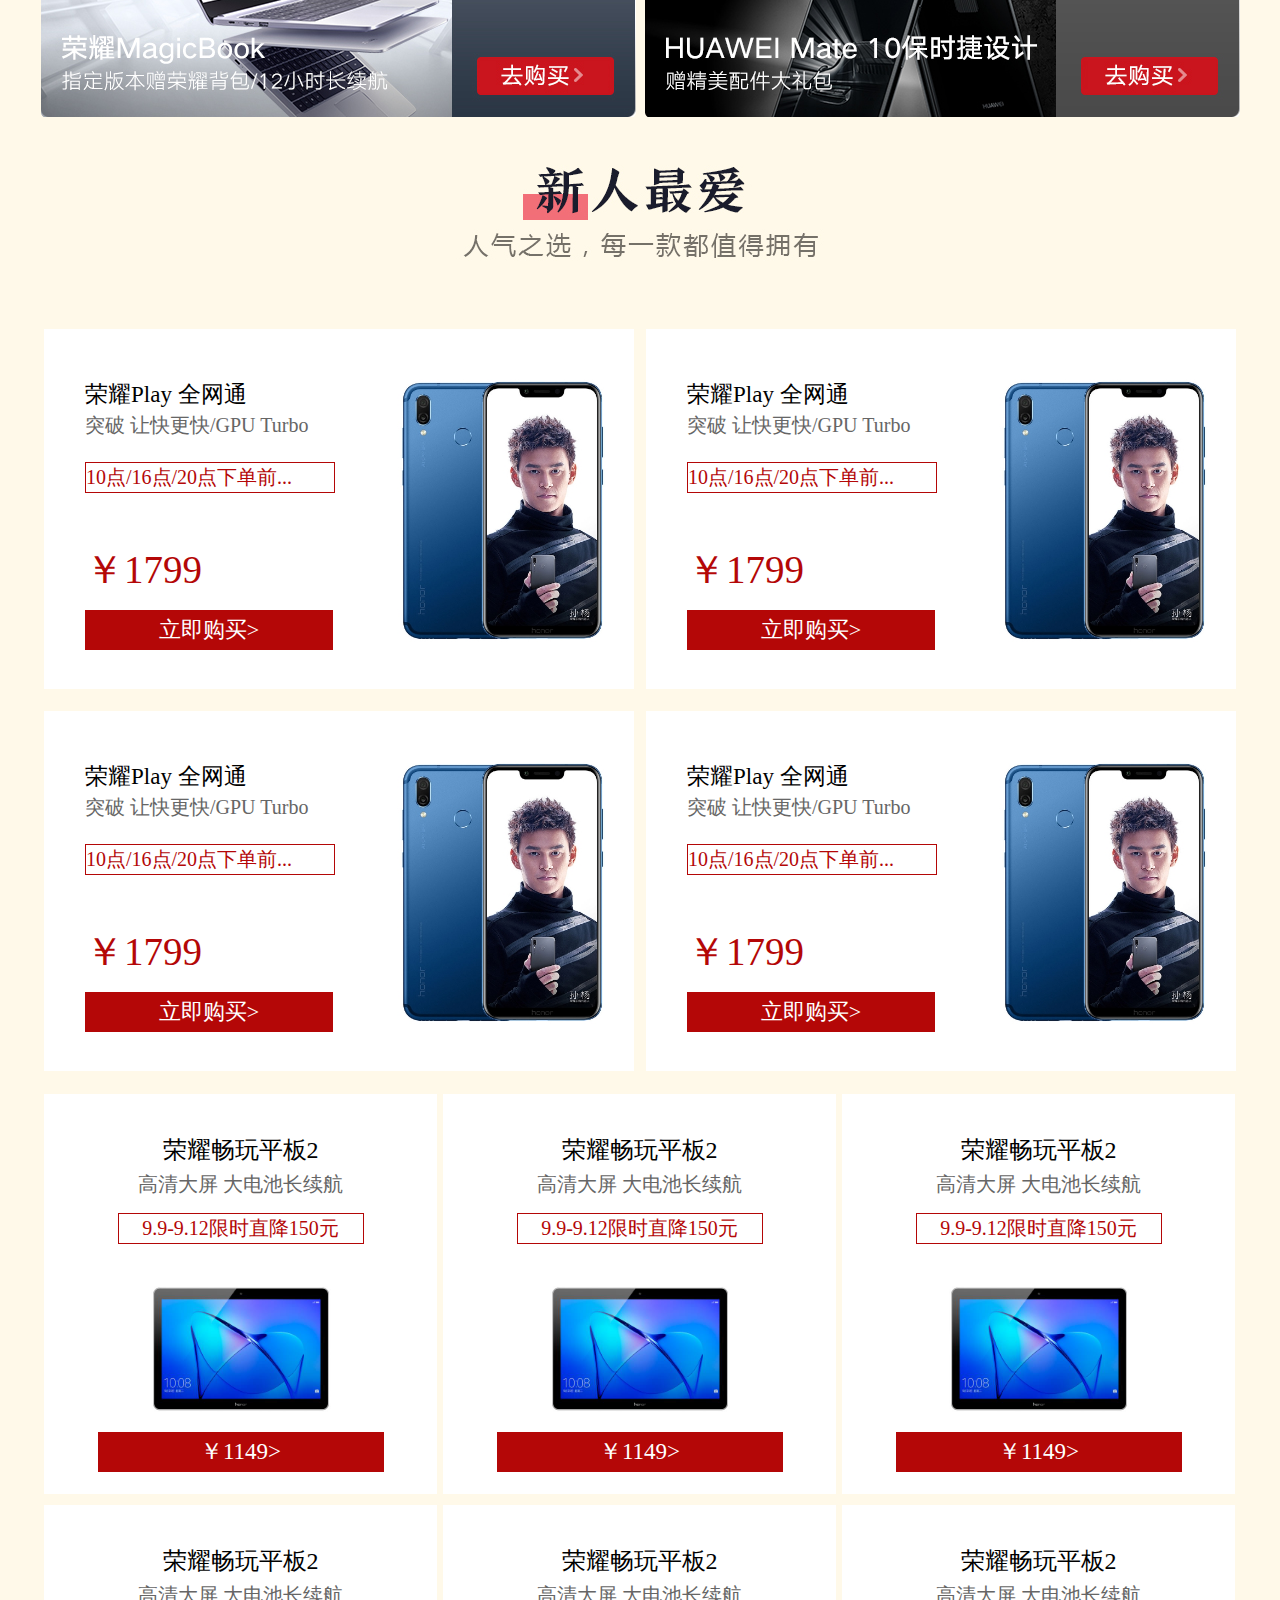
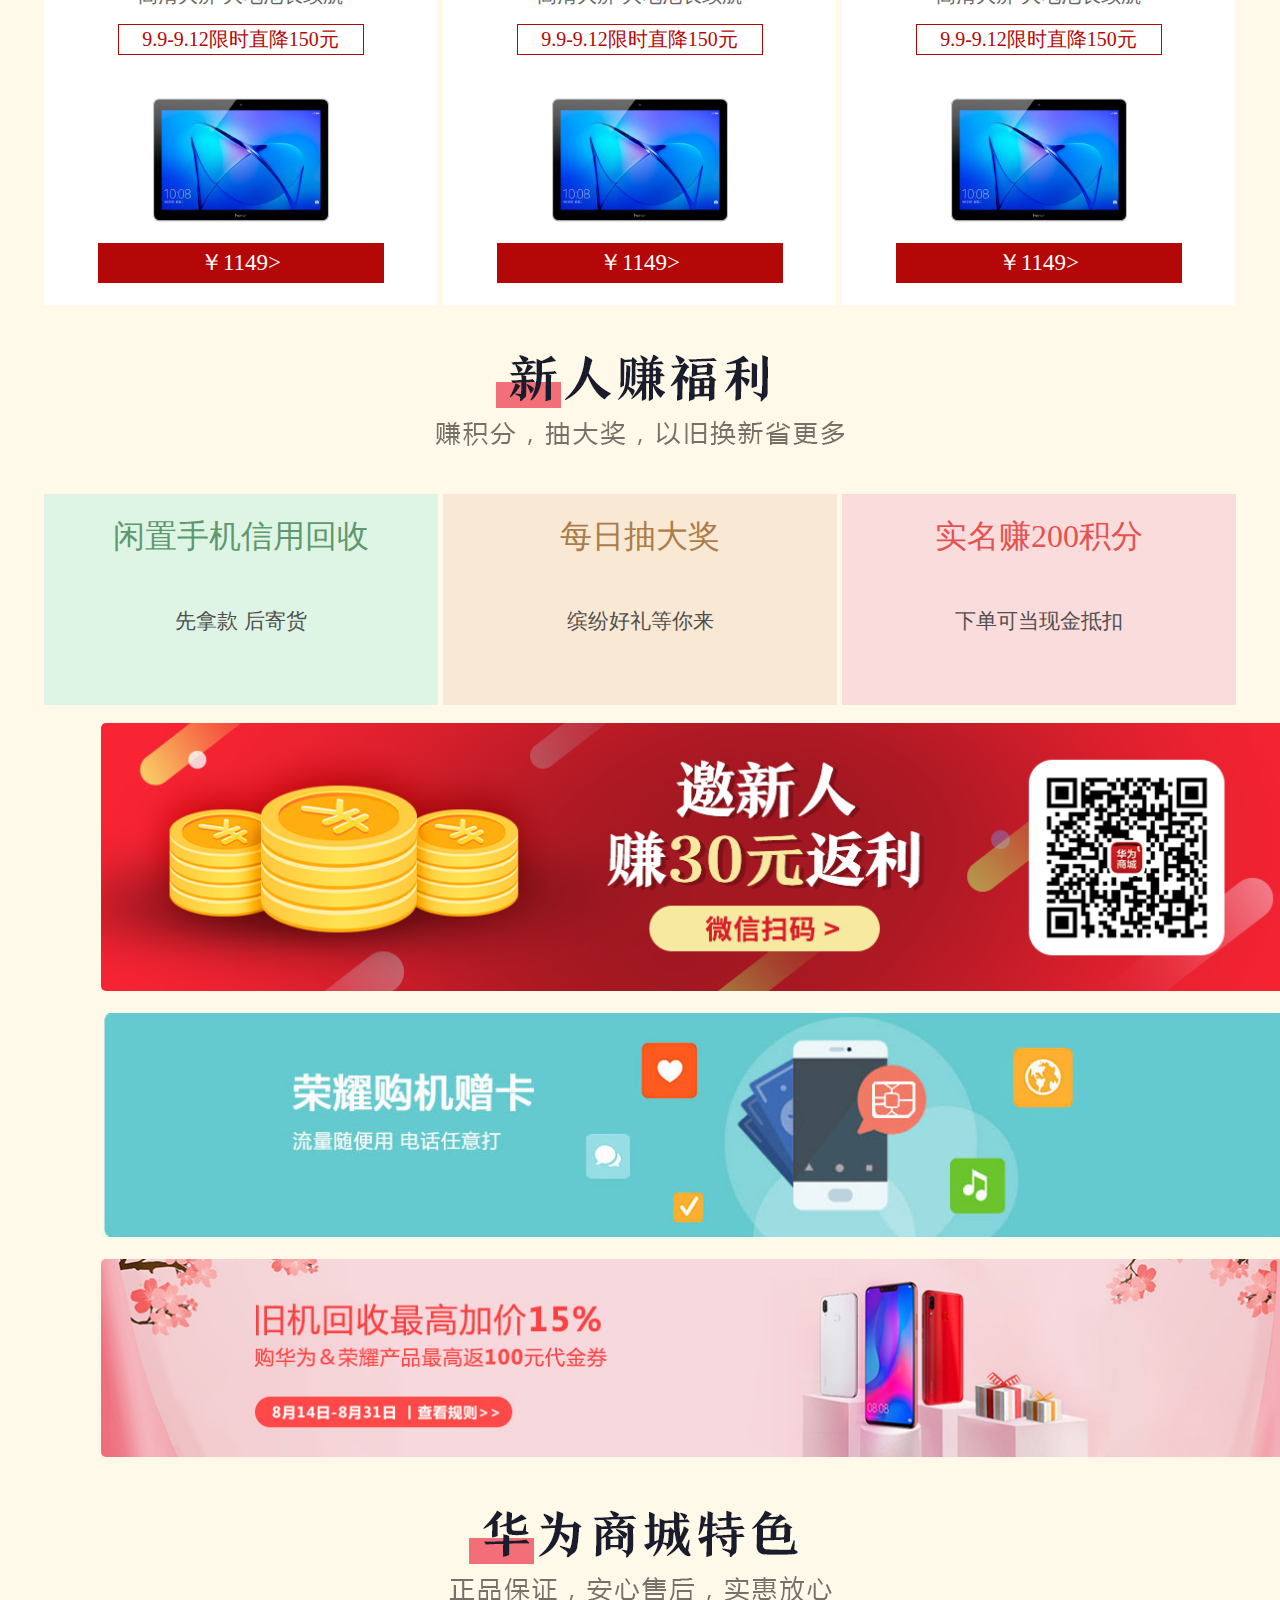
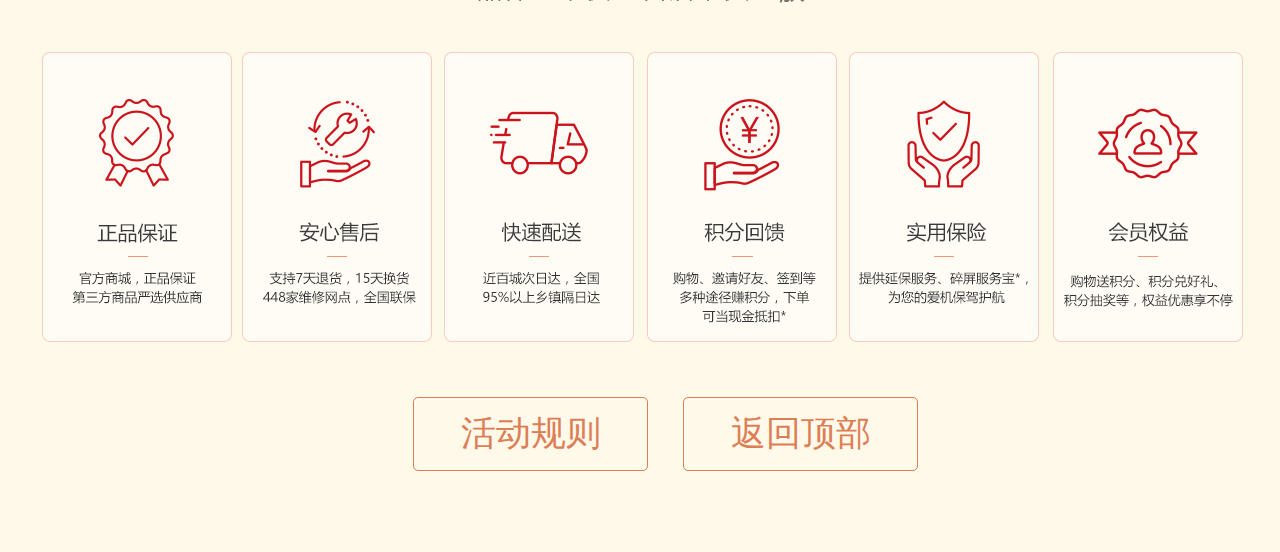
<file: newClient.html>
<!DOCTYPE html>
<html>
	<head>
		<meta charset="UTF-8">
		<title>【华为商城新人频道】新人福利大放送 新人专享礼包【Vmall.com】</title>
		<link rel="stylesheet" type="text/css" href="css/newPerson/newClient.css" />
	</head>
	<body>
		<div class="header1">
			<div class="rightTop"><a href="login.html">登录</a><span> | </span><a href="register.html">注册</a></div>
		</div>
			<div class="header2"></div>
			
		<div class="part1title"></div>
		<div class="part1content">
			<ul>
				<li><img src="images/newPerson/b2.png"></li>
				<li><img src="images/newPerson/b3.png"></li>
				<li><img src="images/newPerson/b4.png"></li>
				<li><img src="images/newPerson/b5.png"></li>
				<li><img src="images/newPerson/b6.png"></li>
				<li><img src="images/newPerson/b7.png"></li>
				<li><img src="images/newPerson/b8.png"></li>
				<li><img src="images/newPerson/b9.png"></li>
				<li><img src="images/newPerson/b10.png"></li>
			</ul>
		</div>
		<div class="part1foot"></div>
	
	<div class="part2title"></div>
	<div class="part2content">
		<ul >
			<li>
		<div class="ticket">
			<span>￥</span><span>100</span><sup>新人券</sup><p class="p1">限HUAWEI Mate10使用，不与其他优惠同享</p><p class="p2">2018.09.01-2018.09.19</p><span class="rightnow">立<br />即<br />领<br />取</span>
		</div>
			</li>
			<li>
		<div class="ticket">
			<span>￥</span><span>100</span><sup>新人券</sup><p class="p1">限HUAWEI Mate10使用，不与其他优惠同享</p><p class="p2">2018.09.01-2018.09.19</p><span class="rightnow">立<br />即<br />领<br />取</span>
		</div>
			</li>
			<li>
		<div class="ticket">
			<span>￥</span><span>100</span><sup>新人券</sup><p class="p1">限HUAWEI Mate10使用，不与其他优惠同享</p><p class="p2">2018.09.01-2018.09.19</p><span class="rightnow">立<br />即<br />领<br />取</span>
		</div>
			</li>
			<li>
		<div class="ticket">
			<span>￥</span><span>100</span><sup>新人券</sup><p class="p1">限HUAWEI Mate10使用，不与其他优惠同享</p><p class="p2">2018.09.01-2018.09.19</p><span class="rightnow">立<br />即<br />领<br />取</span>
		</div>
			</li>
		</ul>
		
		<p class="second">融合产品券</p>
		<ul>
			<li>
		<div class="ticket">
			<span>￥</span><span>100</span><sup>新人券</sup><p class="p1">限HUAWEI Mate10使用，不与其他优惠同享</p><p class="p2">2018.09.01-2018.09.19</p><span class="rightnow">立<br />即<br />领<br />取</span>
		</div>
			</li>
			<li>
		<div class="ticket">
			<span>￥</span><span>100</span><sup>新人券</sup><p class="p1">限HUAWEI Mate10使用，不与其他优惠同享</p><p class="p2">2018.09.01-2018.09.19</p><span class="rightnow">立<br />即<br />领<br />取</span>
		</div>
			</li>
			<li>
		<div class="ticket">
			<span>￥</span><span>100</span><sup>新人券</sup><p class="p1">限HUAWEI Mate10使用，不与其他优惠同享</p><p class="p2">2018.09.01-2018.09.19</p><span class="rightnow">立<br />即<br />领<br />取</span>
		</div>
			</li>
			<li>
		<div class="ticket">
			<span>￥</span><span>100</span><sup>新人券</sup><p class="p1">限HUAWEI Mate10使用，不与其他优惠同享</p><p class="p2">2018.09.01-2018.09.19</p><span class="rightnow">立<br />即<br />领<br />取</span>
		</div>
			</li>
			<li>
		<div class="ticket">
			<span>￥</span><span>100</span><sup>新人券</sup><p class="p1">限HUAWEI Mate10使用，不与其他优惠同享</p><p class="p2">2018.09.01-2018.09.19</p><span class="rightnow">立<br />即<br />领<br />取</span>
		</div>
			</li>
			<li>
		<div class="ticket">
			<span>￥</span><span>100</span><sup>新人券</sup><p class="p1">限HUAWEI Mate10使用，不与其他优惠同享</p><p class="p2">2018.09.01-2018.09.19</p><span class="rightnow">立<br />即<br />领<br />取</span>
		</div>
			</li>
			<li>
		<div class="ticket">
			<span>￥</span><span>100</span><sup>新人券</sup><p class="p1">限HUAWEI Mate10使用，不与其他优惠同享</p><p class="p2">2018.09.01-2018.09.19</p><span class="rightnow">立<br />即<br />领<br />取</span>
		</div>
			</li>
		</ul>
		
		<p class="third">配件券</p>
		<ul>
			<li>
		<div class="ticket">
			<span>￥</span><span>100</span><sup>新人券</sup><p class="p1">限HUAWEI Mate10使用，不与其他优惠同享</p><p class="p2">2018.09.01-2018.09.19</p><span class="rightnow">立<br />即<br />领<br />取</span>
		</div>
			</li>
			<li>
		<div class="ticket">
			<span>￥</span><span>100</span><sup>新人券</sup><p class="p1">限HUAWEI Mate10使用，不与其他优惠同享</p><p class="p2">2018.09.01-2018.09.19</p><span class="rightnow">立<br />即<br />领<br />取</span>
		</div>
			</li>
			<li>
		<div class="ticket">
			<span>￥</span><span>100</span><sup>新人券</sup><p class="p1">限HUAWEI Mate10使用，不与其他优惠同享</p><p class="p2">2018.09.01-2018.09.19</p><span class="rightnow">立<br />即<br />领<br />取</span>
		</div>
			</li>
		</ul>
	</div>
	
	<div class="part3title"></div>
	<div class="part3content1"></div>
	<div class="part3content2"></div>
	
	<div class="part4title"></div>
	<div class="part4content">
		<ul class="hotfirst">
			<li>
				<div class="hot">
					<p>荣耀Play 全网通</p>
					<p>突破 让快更快/GPU Turbo</p>
					<p>10点/16点/20点下单前...</p>
					<p>￥1799</p>
					<p>立即购买></p>
					<span><img src="images/newPerson/e2.jpg"></span>
				</div>
			</li>
			<li>
				<div class="hot">
					<p>荣耀Play 全网通</p>
					<p>突破 让快更快/GPU Turbo</p>
					<p>10点/16点/20点下单前...</p>
					<p>￥1799</p>
					<p>立即购买></p>
					<span><img src="images/newPerson/e2.jpg"></span>
				</div>
			</li>
			<li>
				<div class="hot">
					<p>荣耀Play 全网通</p>
					<p>突破 让快更快/GPU Turbo</p>
					<p>10点/16点/20点下单前...</p>
					<p>￥1799</p>
					<p>立即购买></p>
					<span><img src="images/newPerson/e2.jpg"></span>
				</div>
			</li>
			<li>
				<div class="hot">
					<p>荣耀Play 全网通</p>
					<p>突破 让快更快/GPU Turbo</p>
					<p>10点/16点/20点下单前...</p>
					<p>￥1799</p>
					<p>立即购买></p>
					<span><img src="images/newPerson/e2.jpg"></span>
				</div>
			</li>
		</ul>
		
		<ul class="hotsecond">
			<li>
				<div class="hot2">
					<p>荣耀畅玩平板2</p>
					<p>高清大屏 大电池长续航</p>
					<p>9.9-9.12限时直降150元</p>
					<p><img src="images/newPerson/e5.jpg"></p>
					<p>￥1149></p>
				</div>
			</li>
			<li>
				<div class="hot2">
					<p>荣耀畅玩平板2</p>
					<p>高清大屏 大电池长续航</p>
					<p>9.9-9.12限时直降150元</p>
					<p><img src="images/newPerson/e5.jpg"></p>
					<p>￥1149></p>
				</div>
			</li>
			<li>
				<div class="hot2">
					<p>荣耀畅玩平板2</p>
					<p>高清大屏 大电池长续航</p>
					<p>9.9-9.12限时直降150元</p>
					<p><img src="images/newPerson/e5.jpg"></p>
					<p>￥1149></p>
				</div>
			</li>
			<li>
				<div class="hot2">
					<p>荣耀畅玩平板2</p>
					<p>高清大屏 大电池长续航</p>
					<p>9.9-9.12限时直降150元</p>
					<p><img src="images/newPerson/e5.jpg"></p>
					<p>￥1149></p>
				</div>
			</li>
			<li>
				<div class="hot2">
					<p>荣耀畅玩平板2</p>
					<p>高清大屏 大电池长续航</p>
					<p>9.9-9.12限时直降150元</p>
					<p><img src="images/newPerson/e5.jpg"></p>
					<p>￥1149></p>
				</div>
			</li>
			<li>
				<div class="hot2">
					<p>荣耀畅玩平板2</p>
					<p>高清大屏 大电池长续航</p>
					<p>9.9-9.12限时直降150元</p>
					<p><img src="images/newPerson/e5.jpg"></p>
					<p>￥1149></p>
				</div>
			</li>
		</ul>
	</div>
	
	<div class="part5title"></div>
	<div class="part5content1">
	<ul>
		<li><p class="p5con1title1">闲置手机信用回收</p><p class="p5con1span1">先拿款 后寄货</p></li>
		<li><p class="p5con1title2">每日抽大奖</p><p class="p5con1span2">缤纷好礼等你来</p></li>
		<li><p class="p5con1title3">实名赚200积分</p><p class="p5con1span3">下单可当现金抵扣</p></li>
	</ul></div>
	<div class="part5contentpic"><img src="images/newPerson/f2.png"><img src="images/newPerson/f3.jpg"><img src="images/newPerson/f4.jpg"></div>
	
	<div class="foottitle"></div>
	<div class="footcontent"></div>
	<div class="foot"><span>活动规则</span><span>返回顶部</span></div>
	</body>
</html>
</file>
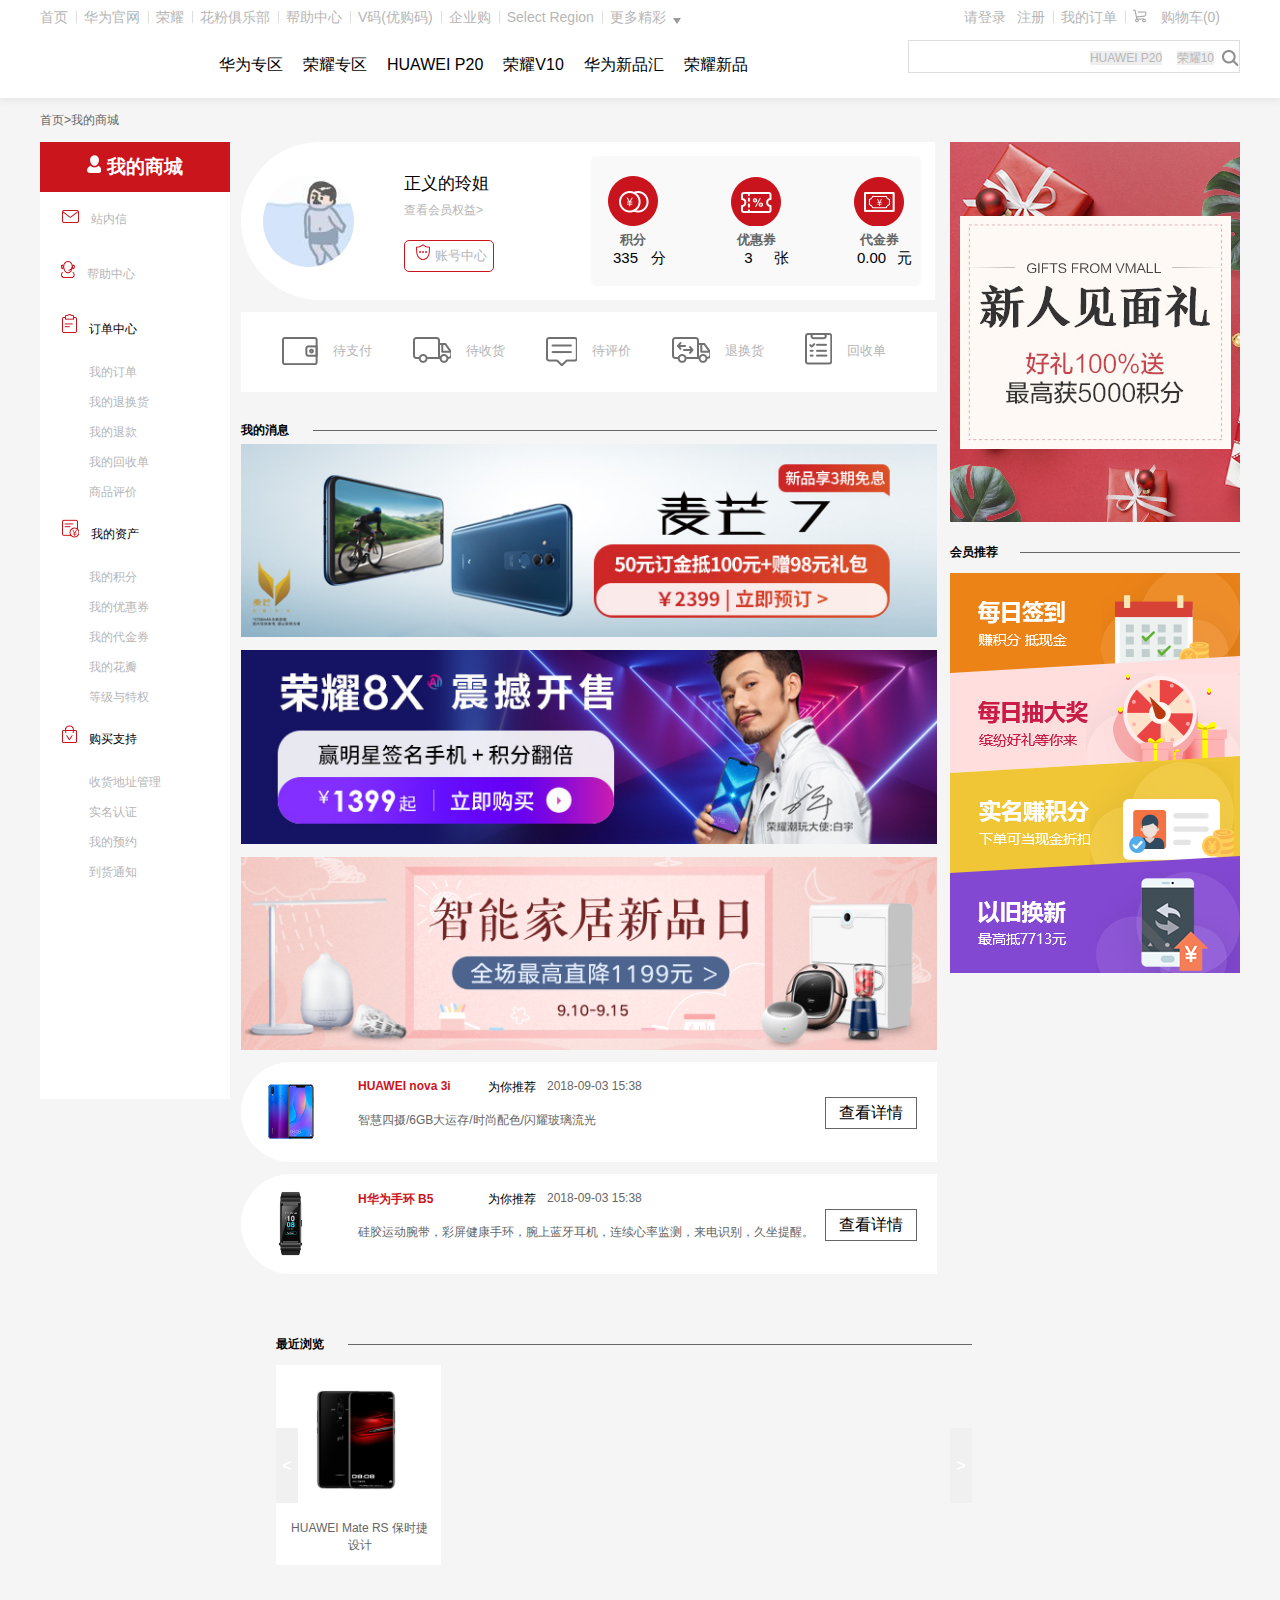
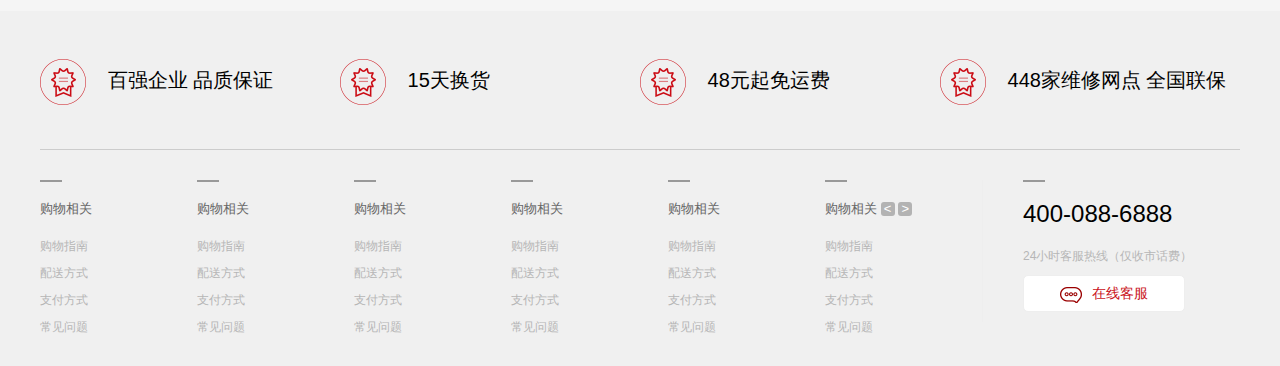
<file: personalCenter.html>
<!DOCTYPE html>
<html>
	<head>
		<meta charset="UTF-8">
		<title></title>
		<link rel="stylesheet" href="css/personalCenter/head.css" />
		<link rel="stylesheet" href="css/common.css" />
		<link rel="stylesheet" href="css/personalCenter/personalCenter.css" />
		<link rel="stylesheet" href="css/personalCenter/common-foot.css" />
		<link rel="stylesheet" href="css/personalCenter/foot.css" />
		<link rel="shortcut icon" href="https://www.vmall.com/favicon.ico" />

	</head>
	<body>
		<div id="header">
			<div class="h-nav clearfix m-w">
				<ul class="h-n-l fl clearfix">
					<li class='fl'>
						<a href="">首页</a>
					</li>
					<li class='fl'>
						<a href="">华为官网</a>
					</li>
					<li class='fl'>
						<a href="">荣耀</a>
					</li>
					<li class='fl'>
						<a href="">花粉俱乐部</a>
					</li>
					<li class='fl'>
						<a href="">帮助中心</a>
					</li>
					<li class='fl'>
						<a href="">V码(优购码)</a>
					</li>
					<li class='fl'>
						<a href="">企业购</a>
					</li>
					<li class='fl'>
						<a href="">Select Region</a>
					</li>
					<li class='fl more'>
						<a href="">更多精彩</a>
						<div class='more-con'>
							<div class="m-c-top">
								<p>
									<a href="">EMUI</a>
								</p>
								<p>
									<a href="">应用市场</a>
								</p>
								<p>
									<a href="">华为终端云空间</a>
								</p>
								<p>
									<a href="">开发者联盟</a>
								</p>
							</div>
							<div class="m-c-bot">
								<img src="images/personalCenter/qrcode_vmall_new_app01.png">
								<p>扫一扫,
									<a href="">下载客户端</a>
								</p>
							</div>
						</div>
					</li>
				</ul>
				<ul class="h-n-r fr clearfix">
					<li class='fl'>
						<a href="">请登录</a>
					</li>
					<li class='fl no-bor'>
						<a href="">注册</a>
					</li>
					<li class='fl'>
						<a href="">我的订单</a>
					</li>
					<li class='fl car'>
						<a href="">购物车(0)</a>
						<div class="c-con">
							<img src="images/personalCenter/icon-header-minicart.png" alt="">
							<p>您的购物车是空的，快去选购吧</p>
						</div>
					</li>
				</ul>
			</div>
			<div class='h-content clearfix m-w'>
				<div class="logo fl">
					<a href=""><img src="images/logo.png"alt=""></a>
				</div>
				<ul class='h-c-nav fl clearfix'>
					<li class='fl'>
						<a href="">华为专区</a>
					</li>
					<li class='fl'>
						<a href="">荣耀专区</a>
					</li>
					<li class='fl'>
						<a href="">HUAWEI P20</a>
					</li>
					<li class='fl'>
						<a href="">荣耀V10</a>
					</li>
					<li class='fl'>
						<a href="">华为新品汇</a>
					</li>
					<li class='fl'>
						<a href="">荣耀新品</a>
					</li>
				</ul>
				<form action="#" class='search fr' name=''>
					<input type="text" name='' class='search-bar'>
					<p class="search-word">
						<a href="">HUAWEI P20</a>
						<a href="">荣耀10</a>
					</p>
					<input type="submit" name='' class='s-submit' value=''>
				</form>
			</div>
		</div>
		
		<section>
			<p>首页>我的商城</p>
			<div class="myMenu">
				<p><span></span>我的商城</p>
				<ul>
					<li class="letter"><a href="#"><span ></span>站内信</a></li>
					<li class="help"><a href="#"><span ></span>帮助中心</a></li>
					<li class="case"><p><span ></span>订单中心</p>
						<ul>
							<li><a href="#">我的订单</a></li>
							<li><a href="#">我的退换货</a></li>
							<li><a href="#">我的退款</a></li>
							<li><a href="#">我的回收单</a></li>
							<li><a href="#">商品评价</a></li>
						</ul>
					</li>
					<li class="property"><p><span ></span>我的资产</p>
						<ul>
							<li><a href="#">我的积分</a></li>
							<li><a href="#">我的优惠券</a></li>
							<li><a href="#">我的代金券</a></li>
							<li><a href="#">我的花瓣</a></li>
							<li><a href="#">等级与特权</a></li>
						</ul>
					</li>
					<li class="buySupport"><p><span ></span>购买支持</p>
						<ul>
							<li><a href="#">收货地址管理</a></li>
							<li><a href="#">实名认证</a></li>
							<li><a href="#">我的预约</a></li>
							<li><a href="#">到货通知</a></li>
						</ul>
					</li>
				</ul>
			</div>
			
			<div class="my">
				<div class="my-top-left">
					<span></span>
					<p>正义的玲姐</p><p><a href="#">查看会员权益></a></p><p><a href="#"><span></span>账号中心</a></p>
				</div>
				<div class="my-top-right">
					<ul>
						<li><span class="icon"></span><br/><b>积分</b><br/><i><span>335</span>分</i></li>
						<li><span class="icon"></span><br/><b>优惠券</b><br/><i><span>3</span>张</i></li>
						<li><span class="icon"></span><br/><b>代金券</b><br/><i><span>0.00</span>元</i></li>
					</ul>
				</div>
				<div class="my-top-bottom">
					<ul>
						<li><a href="#"><span></span></li><li><a href="#"</a>待支付</li>
						<li><a href="#"><span></span></li><li><a href="#">待收货</a></a></li>
						<li><a href="#"><span></span></li><li><a href="#">待评价</a></li>
						<li><a href="#"><span></span></li><li><a href="#">退换货</a></li>
						<li><a href="#"><span></span></li><li><a href="#">回收单</a></li>
					</ul>
				</div>
				<div class="myMessage">
					<p>我的消息</p><i class="line"></i>
					<img src="images/personalCenter/myMessage1.jpg" />
					<img src="images/personalCenter/myMessage2.jpg" />
					<img src="images/personalCenter/myMessage3.png" />
					<div class="tui">
						<ul>
							<li>
								<img src="images/personalCenter/tui1.jpg">
								<p><b>HUAWEI nova 3i</b><i>为你推荐</i><span>2018-09-03 15:38</span></p>
								<p>智慧四摄/6GB大运存/时尚配色/闪耀玻璃流光</p>
								<span class="look">查看详情</span>
							</li>
							<li>
								<img src="images/personalCenter/tui2.png">
								<p><b>H华为手环 B5</b><i>为你推荐</i><span>2018-09-03 15:38</span></p>
								<p>硅胶运动腕带，彩屏健康手环，腕上蓝牙耳机，连续心率监测，来电识别，久坐提醒。</p>
								<span class="look">查看详情</span>
							</li>
						</ul>
					</div>
				</div>
			</div>
			
			<div class="ad">
				<div class="ad1"><img src="images/personalCenter/new.jpg"></div>
				<div class="ad2">
					<p>会员推荐</p><i></i>
					<img src="images/personalCenter/VIPtui.jpg">
					<img src="images/personalCenter/VIPtui2.jpg">
					<img src="images/personalCenter/VIPtui3.jpg">
					<img src="images/personalCenter/VIPtui4.jpg">
				</div>
			</div>
		</section>
		
			
			<div class="zuijin">
					<p>最近浏览</p><i class="line"></i>
					<div>
						<ul>
							<li><img src="images/personalCenter/zuijin.jpg"><p>HUAWEI Mate RS 保时捷设计</p></li>
						</ul>
						<span class="to-left"><</span><span class="to-right">></span>
					</div>
				</div>
		
		<div id="footer"> 
	<div class="f-slogan m-w"> 
	<ul class='clearfix'> 
	<li class='fl'> 
	<a href=""> 
	<i></i> 百强企业 品质保证 
	</a> 
	</li> 
	<li class='fl'> 
	<a href=""> 
	<i></i> 15天换货 
	</a> 
	</li> 
	<li class='fl'> 
	<a href=""> 
	<i></i> 48元起免运费
	</a> 
	</li> 
	<li class='fl'> 
	<a href=""> 
	<i></i> 448家维修网点 全国联保 
	</a> 
	</li> 
	</ul> 
	</div> 
	<div class="f-service m-w clearfix"> 
	<dl class='fl'> 
	<dt>购物相关</dt> 
	<dd> 
	<a href="">购物指南</a> 
	</dd> 
	<dd> 
	<a href="">配送方式</a> 
	</dd> 
	<dd> 
	<a href="">支付方式</a> 
	</dd> 
	<dd> 
	<a href="">常见问题</a> 
	</dd> 
	
	</dl> 
	<dl class='fl'> 
	<dt>购物相关</dt> 
	<dd> 
	<a href="">购物指南</a> 
	</dd> 
	<dd> 
	<a href="">配送方式</a> 
	</dd> 
	<dd> 
	<a href="">支付方式</a> 
	</dd> 
	<dd> 
	<a href="">常见问题</a> 
	</dd> 
	
	</dl> 
	<dl class='fl'> 
	<dt>购物相关</dt> 
	<dd> 
	<a href="">购物指南</a> 
	</dd> 
	<dd> 
	<a href="">配送方式</a> 
	</dd> 
	<dd> 
	<a href="">支付方式</a> 
	</dd> 
	<dd> 
	<a href="">常见问题</a> 
	</dd> 
	
	</dl> 
	<dl class='fl'> 
	<dt>购物相关</dt> 
	<dd> 
	<a href="">购物指南</a> 
	</dd> 
	<dd> 
	<a href="">配送方式</a> 
	</dd> 
	<dd> 
	<a href="">支付方式</a> 
	</dd> 
	<dd> 
	<a href="">常见问题</a> 
	</dd> 
	
	</dl> 
	<dl class='fl'> 
	<dt>购物相关</dt> 
	<dd> 
	<a href="">购物指南</a> 
	</dd> 
	<dd> 
	<a href="">配送方式</a> 
	</dd> 
	<dd> 
	<a href="">支付方式</a> 
	</dd> 
	<dd> 
	<a href="">常见问题</a> 
	</dd> 
	
	</dl> 
	<dl class='fl arrow'> 
	<dt> 
	购物相关 
	<span>&lt;</span> 
	<span>&gt;</span> 
	</dt> 
	<dd> 
	<a href="">购物指南</a> 
	</dd> 
	<dd> 
	<a href="">配送方式</a> 
	</dd> 
	<dd> 
	<a href="">支付方式</a> 
	</dd> 
	<dd> 
	<a href="">常见问题</a> 
	</dd> 
	
	</dl> 
	<dl class='fl last-one'> 
	<dt> 
	400-088-6888 
	</dt> 
	<dd> 
	
	24小时客服热线（仅收市话费） 
	
	</dd> 
	<dd> 
	<a href=""><i></i>在线客服</a> 
	</dd> 
	
	</dl> 
	</div> 
	</div> 
	</div> 
	</body>
</html>
</file>
<file: css/cart/shop.css>
*{
	padding: 0px;
	margin: 0px;
	list-style: none;
	text-decoration: none;
}
body{
	width: 100%;
	height: 1230px;
  
	margin: 0 auto;
	background:#F5F5F5;
}
#header{
	position: relative;
	font-size: 14px;
	background: #F5F5F5;
}
#header .h-nav{
	position: absolute
	Z-index:1;
	margin: 0 auto;
	width: 100%;
	font-size:12px;
	background: #FFFFFF;
	height: 30px;
	z-index: 10;
/*	overflow:hidden ;*/
}
#header .h-nav ul{
	margin-left: 100px;
	/*position: absolute;
	left: 10px;*/
}
#header .h-nav ul > li > a{
	line-height:30px;
	float:left;
	margin-left: 10px;
	color: #B6B6B6;
	font-weight: bolder;
}
#header .h-nav .h-n-l .more-con{
	position: absolute;
	top:30px;
	/*right:0;*/
	left: 530px;
	Z-index:-1;
	display:none;
	width: 145px;
	height: 265px;
	padding:10px;
	background-color: #fff;
	text-align: center;
	line-height:32px;
	box-shadow:0px 0px 5px 1px #ccc;
	z-index: 42;
}
#header .h-nav ul > li.more:hover .more-con{
	display: block;
}
#header .h-nav ul > li.more:after{
	position: absolute;
	top:11px;
/*	right:53px;*/
    left: 650px;
	content:'';
	border:4px solid transparent;
	border-bottom:0;
	border-top:6px solid #999;
}
#header .h-nav .h-n-r {
	position: absolute;
	left: 1100px;
}
#header .h-nav .h-n-r li{
	float: left;
}
.n-login{
	position: relative;
	width: 1200px;
	height: 40px;
	border: #A82E2E solid 1px;
	z-index: 34;
	top: 84px;
	margin-bottom: 40px;
	/*margin-left:110px ;*/
	margin:0 auto;
	background: #fefeed;
}
.n-login span{
	display: block;
	width: 380px;
	height: 16px;
	overflow: hidden;
	margin-left: 10px;
	font-size: 13px;
	margin-top: 10px;
	text-align: center;
	color: #943a3f;
	/*margin-top: 100px;*/
}
.n-login button{
	margin-top: -20px;
	margin-left: 350px;
	float: left;
	width: 60px;
	height: 28px;
	cursor: pointer;
	background: #c9141c;
}.n-login button a{
	color: white;
}
.nav{
	position: absolute;
	width: 100%;
	height: 68px;
	top: 30px;
	margin: 0 auto;
	background: #FFFFFF;

}
.left{
	margin-left: 110px;
	margin-top: 10px;
}
.right{
	background: url(../../images/cart/sprites6.png) -1px 0px;
	width: 423px;
	height: 48px;
	margin-top: -50px;
	margin-left: 800px;
}
.goods{
	/*margin-left:110px ;*/
	border: 2px solid white;
	width: 1200px;
	height: 400px;
	margin: 0 auto;
	background:#FFFFFF;
	margin-top: 80px;
	position: relative;
	
	
}
.goods i{
  background: url(../../images/cart/03car.png) no-repeat;
	background-size:100% ;
    width: 100px;
    height: 100px;
    position: absolute;
     display: block;
    left: 550px;
    top: 130px;
    z-index: 3;
}
.goods span{
	position: absolute;
	display: inline-block;
	width: 200px;
	height: 40px;
	top: 60%;
	left: 42%;
	color: #a4b7b7;
	font-size: 18px;
}
.goods button{
	position: absolute;
	top: 72%;
	left: 45%;
	width: 120px;
	height: 44px;
	text-align: center;
	background: #ca141d;
	color: white;
	
}
.single{
	margin: 0 auto;
	width: 1200px;
	height: 240px;
	background: #FFFFFF;
	overflow: hidden;
	/*margin-left: 110px;*/
	margin-bottom: 40px;
}
.single .sing-header{
	display: block;
	margin-bottom: 20px;
	color: black;
}
.single ul{
	width: 100%;
	height: 200px;
	
}
.single ul :after{
	content: "";
	clear: both;
	display: block;
}
.single ul li{
	float: left;
	width:14%;
	height: 200px;
	margin-left: 50px;
}
.single ul li img{
	float: left;
	width: 90%;
	height: 134px;
}
.single .sing-name{
	font-size: 14px;
	display: block;
	margin-left: 20px;
	margin-top: 12px;
	margin-bottom: 20px;
}
.single .sing-price{
	margin-left: 38px;
	font-size: 16px;
}
.footer{
	width: 1200px;
	height: 400px;
	margin: 0 auto;
	background:#F0F0F0;
	/*margin-left: 110px;*/
	padding-top: 60px;
	position: relative;
	}
.footer .f-header{
	width: 100%;
	height: 70px;
	font-size: 20px;
	padding-bottom: 40px;
}
.footer .f-header  ul {
	margin-left: 20px;
}
.footer .f-header  ul li{
	width: 280px;
	height: 70px;
	line-height: 70px;
	float: left;
}
.footer .f-header ul li a{
	font-size:20px;
	display: block;
	width: 280px;
	height: 70px;
	color:#000;
}
.footer .f-header ul li a i{
	display: block;
	width: 47px;
	height: 47px;
	float: left;
	margin-top: 5px;
	margin-right: 10px;
	vertical-align:middle;
	background:url(../../images/cart/icon.png)no-repeat -0px -147px;
}
.footer .f-header ul li a i:after{
	content: "";
	clear: both;
	display: block;
}
.f-nav{
	
	width: 1200px;
	height: 200px;
	
}
.f-nav ul{
	width: 150px;
	height: 200px;
	float: left;
	
}
.f-nav ul li.f-txt{
	font-size: 16px;
	color: #666666;
	margin-bottom: 10px;
	text-align: center;
	
}
.f-nav ul li ul li{
	font-size: 13px;
	padding-bottom: 8px;
	text-align: center;
}
.f-nav ul li ul li:nth-of-type(1){
	padding-top:16px;
}
.f-final .f-number{
	font-size: 22px;
	margin-bottom: 9px;
	
}
.f-all{
	font-size: 12px;
	margin-bottom: 9px;
}

.f-line,.f-mess{
	font-size: 16px;
	border: 1px solid #CCCCCC;
	display: block;
	width: 140px;
	height: 30px;
	text-align: center;
	position: relative;
	margin-bottom: 9px;
	background: white;
	border-radius: 4px 4px;
	
}

.f-line span{
	position: absolute;
	top: 6px;
	right: 17px;
	color: red;
}
.f-mess span{
	position: absolute;
	top: 6px;
	right: 8px;
	color: red;
}
.f-line i{
	background:url(../../images/cart/icon.png) no-repeat -99px -22px ;
    display: block;
    height: 20px;
    width:30px;
    position: absolute;
    top: 6px;
    left: 17px;
}
.f-mess i{
	background: no-repeat -99px -22px ;
    display: block;
    height: 20px;
    width:30px;
    position: absolute;
    top: 6px;
    left: 8px;
}
.f-footer{
	width: 100%;
	height: 160px;
	font-size: 12px;
	color: #CCCCCC;
	position: relative;
	background: #e6e6e6;
	margin-top: -10px;
}
.f-footer i{
	background: url(../../images/cart/flogo.png) no-repeat;
	display: block;
	width: 80px;
	height: 20px;
	position: absolute;
	top: 50%;
	left: 120px;
	
}
.f-footer p{
	width: 740px;
	height: 20px;
	position: absolute;
	top: 60px;
	left: 230px;
	margin-left: 10px;
	
}
.f-footer p:nth-of-type(1){
	margin-top:0px ;
}
.f-footer p:nth-of-type(2){
	margin-top:15px ;
}
.f-footer p:nth-of-type(3){
	margin-top:30px ;
}
.f-footer ul{
	position: absolute;
	bottom: 43%;
	left: 930px;
	
}
.f-footer ul li{
	display: block;
	width: 68px;
	height: 24px;
	float: left;
	margin-left: 8px;
	
}
.f-footer ul li:nth-of-type(1){
	background: url(../../images/cart/01.jpg) no-repeat;
	
}
.f-footer ul li:nth-of-type(2){
	background: url(../../images/cart/02.png)no-repeat;
	
}
.f-footer ul li:nth-of-type(3){
	background: url(../../images/cart/03.png) no-repeat;
	
}
.f-footer ul li:nth-of-type(4){
	background: url(../../images/cart/04.png) no-repeat;
	
}
</file>
<file: css/enterpriseBuy/enterpriseBuy.css>
*{
	margin: 0;
	padding: 0;
	list-style: none;
	text-decoration: none;
}
body{
    min-width:800px ;
}
/*******help********/
.help{
	position: fixed;
	right: 0;
	top:50%;
	margin-top: -111px;
	z-index: 2;
}
.help1{
	position: fixed;
	right: 0;
	top:50%;
	margin-top: -125px;
	z-index: 2;
	display: none;
}
.help ul{
	width: 62px;
	height: 222px;
	background: white;
	border-radius: 5px 0 0 5px;
}
.help1 ul{
	width:62px;
	height: 250px;
	background: white;
	border-radius: 5px 0 0 5px;
}
.help ul li{
	font-size: 12px;
	text-align: center;
	line-height: 70px;
}
.help1 ul li{
	font-size: 12px;
	text-align: center;
	line-height: 60px;
}
.help ul li a,.help1 ul li a{
	color: #666666;
}
.help ul li a:hover,.help1 ul li a:hover{
	color: red;
}
.help ul hr,.help1 ul hr{
	background-color: #aa8361;
	width: 52px;
	height: 1px;
	border: none;
	margin-left: 5px;
}
/********header*********/
.top{
	width:1210px;
	margin: 0 auto;
}
.top-left{
    float: left;
	margin-top: 7px;
}
.top-left::after,.top-right::after{
	content: "";
	display: block;
	clear: both;
}
.top-left li,.top-right li{
	float: left;
	color: #a4a4a4;
	font-size: 12px;
}
.top-left li a,.top-right li a{
	color: #a4a4a4;
}
.top-left li a:hover,.top-right li a:hover{
	color: red;
}
.top-right{
	float: right;
	margin-top: 7px;
}
.nav{
position: relative;
width: 100%;
height: 77px;
background: white;
top:25px;
}
.nav h1{
	float:left;
	position: absolute;
    top:0;
    left:7.9%;
    cursor: pointer;
}
.nav ul{
	position: absolute;
	top:32px;
	left: 407px;
}
.nav ul li{
	float: left;
	margin-left:27px;
}
.nav ul li a:hover{
	color: #aa8361;
	border-bottom: 2px solid #aa8361;
}
.nav ul li a{
	color: #333333;
	font-weight: bold;
	padding-bottom: 5px;
	font-size: 14px;
}
.fixednav{
	position: fixed;
	top:0;
	left: 0;
	width:100%;
	z-index:3;
	box-shadow: 0 0 10px gainsboro;
}
#box img{
	width:100%;
	height:auto;
	
}
#left,#right{
	display: inline-block;
	width:158px;
	height: 450px;
	position: absolute;
	text-align: center;
	line-height: 450px;
	font-size:50px;
	font-weight:900;
	color: ghostwhite;
	z-index: 1;
	display: none;
	cursor: pointer;
}
#left{
    background: linear-gradient(to right,rgba(0,0,0,0.7), rgba(0,0,0,0)); 
    left: 0;
    bottom: 0;
}
#right{
    background: linear-gradient(to left,rgba(0,0,0,0.7), rgba(0,0,0,0)); 
    right: 0;
    bottom: 0;
}
#wrap{
	width: 100%;
	height:450px;
	position: relative;
    overflow: hidden;
}
#box{
        		width: 9999px;
        		position: relative;
}
#box li{
				float: left;
				cursor: pointer;
        	}
        	ol{
				position: absolute;
				bottom: 24px;
				left: 50%;
				margin-left: -75px;
			}
			ol li{
				width: 45px;
				height: 5px;
				margin-right: 5px;
				float: left;
				background: white;
				cursor: pointer;
			}
			ol .current{
				background: red;
			}
.banner{
	margin-top: 15px;
	position: relative;
}
.welcome{
	position: absolute;
	top:24px;
	left: 7.9%;
	width: 296px;
	height: 400px;
	background: white;
	border-radius: 10px;
	z-index: 2;
}
.welcome .hello{
	font-size: 14px;
	margin-left: 48px;
	margin-top: 25px;
}
.welcome .loginOrIdent span:nth-of-type(1){
	display: inline-block;
	width:122px;
	height: 30px;
	background: url(../../images/enterPrise/enterpriseLogin.png) no-repeat;
	margin: 20px 23px 0 15px;
	cursor: pointer;
	z-index: 100;
}
.welcome .loginOrIdent span:nth-of-type(2){
	display: inline-block;
	width:122px;
	height: 30px;
	background: url(../../images/enterPrise/enterpriseIdent.png) no-repeat;
	cursor: pointer;
}
.welcome .left-line,.welcome .right-line{
display: inline-block;
width:50px;
height:1px;
background-color:#D8D8D8;
}
.welcome .left-line{
	margin-left: 34px;
	margin-right: 9px;
}
.welcome .right-line{
	margin-right: 34px;
	margin-left: 9px;
}
.welcome .right{
	position: relative;
	font-size: 18px;
	font-weight: bolder;
	top:6px;
}
.rightUl{
	width: 255px;
	margin-left: 23px;
}
.rightUl li{
	float: left;
	text-align: center;
	margin-right: 40px;
	font-size: 13px;
	padding-top: 23px;
	
}
.rightUl li:nth-of-type(3n){
	margin-right: 0;
}
.step li:nth-of-type(2n){
	width: 72px;
	height: 22px;
	background: url(../../images/enterPrise/next.png) no-repeat;
	margin-top:10px;
}
.step li:nth-of-type(11){
	margin-right: 0;
}
.step li{
	float: left;
	text-align: center;
	margin-right: 33px;
	width:72px;
	font-size: 15px;
	font-weight: bold;
}
.step{
	width: 1122px;
	margin: 32px auto;
}
.step::after{
	content: "";
	clear: both;
	display: block;
}
/********section*********/
section{
	width: 1210px;
	margin: 47px auto;
}
section div h3{
	font-size: 23px;
}
.box{
	width: 100%;
	position: relative;
	margin-top:33px;
}
.menu li{
	float: left;
	margin-right: 29px;
	font-size: 14px;
}
.menu::after{
	content: "";
	clear: both;
	display: block;
}
.menu{
	margin-left: 580px;
	margin-top: -20px;
}
.menu li .all,.menu li a:hover{
	color: #aa8361;
	border-bottom: 2px solid #AA8361;
}
.menu li a{
	color:black;
}
.page span:nth-of-type(1){
	color: #AA8361;
}
section>div .page{
	position: absolute;
	top:10px;
	right: 119px;
}
.back,.forward{
	width:40px;
	height: 20px;
	border:1px solid #f9f9f9;
	text-align: center;
	line-height: 20px;
	cursor: pointer;
	position: absolute;
}
.back{
	border-radius: 10px 0 0 10px;
	right: 41px;
	top:10px;
}
.forward{
	border-radius: 0 10px 10px 0;
	top:10px;
	right: 0;
}
.goods{
	width: 100%;
	overflow: hidden;
	margin-top: 25px;
}
.goods ul{
	position: relative;
	width: 9999px;
}
.goods ul li{
	text-align: center;
	float: left;
	margin-left: 10px;
	cursor: pointer;
}
.goods ul li b{
	font-size: 14px;
}
.goods ul li div{
	width: 170px;
	height: 24px;
	border-radius: 12px;
	border: 1px solid black;
	font-size: 14px;
	margin-left: 8px;
}
.goods ul li div span{
	color: red;
}
/*********footer*********/
.foot-top{
	width:100%;
	height: 292px;
	background: #faf5ef;
	overflow: hidden;
}
.foot-right{
	width: 1198px;
	height: 170px;
	border: 1px dashed #AA8361;
	border-radius: 10px;
	margin: 71px auto;
}
.foot-right div{
	width:20px;
	height: 103px;
	font-weight: bolder;
	font-size: 20px;
	margin-left: 35px;
	margin-top: 33px;
}
.foot-right .line{
	width:0.5px;
	height: 110px;
	border: 0.5px dashed #AA8361;
	margin-left: 70px;
	display: inline-block;
	margin-top: -106px;
}
.foot-right ul{
	margin-left: 120px;
	margin-top: -116px;
}
.foot-right ul li{
	float: left;
	margin-right: 110px;
	text-align: center;
}
.foot-right ul li:nth-of-type(4){
	margin-right: 0;
}
.foot-right ul li span{
	display: inline-block;
	width:48px;
	height: 48px;
}
.foot-right ul li:nth-of-type(1) span{
	background: url(../../images/enterPrise/foot1.png) no-repeat;
}
.foot-right ul li:nth-of-type(2) span{
background: url(../../images/enterPrise/foot2.png) no-repeat;
}
.foot-right ul li:nth-of-type(3) span{
	background: url(../../images/enterPrise/foot3.png) no-repeat;
}
.foot-right ul li:nth-of-type(4) span{
	background: url(../../images/enterPrise/foot4.png) no-repeat;
}
.foot-right ul li b{
	font-size: 18px;
}
.foot-right ul li i{
	font-size: 14px;
	color: #666666;
	font-style: normal;
}
</file>
<file: css/enterpriseBuy/foot.css>
@charset 'utf-8';
#footer{
	position:relative;
	background-color: #F0F0F0;
}
.f-slogan{
	border-bottom:1px solid #ccc;
}
.f-slogan li{
	width: 300px;
	height: 138px;
	line-height: 138px;
}
.f-slogan li a{
	font-size:20px;
	color:#000;
}
.f-slogan li a i{
	display: inline-block;
	width: 47px;
	height: 47px;
	margin-right:15px;
	background: url(../../images/enterPrise/icon-common.png) no-repeat 0px -150px;
	vertical-align:middle;
}
.f-service{
	height: 216px;
}
.f-service dl{
	width: 157px;
	margin-top:30px;
}
.f-service dt{
	position: relative;
	padding:20px 0;
	font-size:13px;
	color:#666;
}
.f-service dd{

	margin-bottom:10px;
	font-size: 12px;
}
.f-service dt:after{
	position:absolute;
	top:0;
	left:0;
	content:'';
	width: 22px;
	height: 2px;
	background-color:#999;
}
.f-service dl.arrow span{
	display: inline-block;
	width: 14px;
	height: 14px;
	line-height:14px;
	color:#fff;
	background-color:#B3B3B3;
	text-align: center;
	border-radius:3px;
}
.f-service dl.last-one{
	padding-left:40px;
	width: 209px;
	border-left:1px solid #eee;
}
.f-service dl.last-one dt{
	font-size:24px ;
	color:#000;
}
.f-service dl.last-one dd{
	color:#B6B6B6;
}
.f-service dl.last-one dd a{
	display: block;
	width: 160px;
	height: 35px;
	border:1px solid #eee;
	border-radius:5px;
	background-color: #fff;
	line-height: 35px;
	text-align:center;
	color:#CA151D;
	font-size:14px;
} 
.f-service dl.last-one dd a i{
	display: inline-block;
	width: 22px;
	height: 18px;
	margin-right:10px;
	background:url(../../images/enterPrise/icon-common.png) no-repeat -101px -21px;
	vertical-align: middle;
}
</file>
<file: css/enterpriseBuy/common-foot.css>
@charset 'utf-8';
body,ul,li,ol,dl,dt,dd,h1,h2,h3,h4,h5,h6,form,input,p{margin:0;padding:0;}
/*body{
	
	height: 12000px;
	font-family: "Helvetica Neue",Helvetica,Arial,"Microsoft Yahei","Hiragino Sans GB","Heiti SC","WenQuanYi Micro Hei",sans-serif;
   margin: 0 auto;
   overflow: hidden;
 
 
}
#wrap{
	overflow-x:hidden;
	overflow-y: hidden;
	min-width:1000px;
}*/

body{
height: auto;
	font-family: "Helvetica Neue",Helvetica,Arial,"Microsoft Yahei","Hiragino Sans GB","Heiti SC","WenQuanYi Micro Hei",sans-serif;
 
   margin: 0 auto;
   /*background:  #F0F0F0;*/
  position: relative;
}

img{vertical-align: middle;}
.fl{float:left;}
.fr{float:right;}
.clearfix:after{
	content:'';
	display: block;
	clear:both;
}
.m-w{
	width: 1200px;
	margin:auto;
}
</file>
<file: css/newPerson/newClient.css>
*{
	margin: 0;
	padding: 0;
	list-style: none;
	text-decoration: none;
}
body{
	min-width: 1020px;
}
.header1{
	width:100%;
	height: 91px;
	background: url(../../images/newPerson/header1.jpg)no-repeat center center;
}
.rightTop{
	position: absolute;
	right: 7.7%;
	top:20px;
}
.rightTop a,.rightTop span{
	color:white ;
}
.rightTop a:hover{
	color: black;
}
.header2{
	width:100%;
	height: 609px;
	background: url(../../images/newPerson/a1.jpg)no-repeat center center;
}
.part1title{
	width:100%;
	height: 189px;
	background: url(../../images/newPerson/b1.jpg)no-repeat center center;
}
.part1content{
	position: relative;
	width: 100%;
	height: 665px;
	background: url(../../images/newPerson/b2.jpg)no-repeat center center;
}
.part1content ul li img{
	width:200px;
	height: 200px;
}
.part1content ul li{
	float: left;
	margin-right: 15px;
	margin-top: 10px;
}
.part1content ul li:nth-of-type(3n){
	margin-right: 0;
}
.part1content ul{
	width:630px;
	position: absolute;
	left: 50%;
	margin-left: -315px;
	top:35px;
}
.part1content ul>li:nth-of-type(5):hover{
	cursor: pointer;
	box-shadow: 0 0 5px yellow;
}
.part1foot{
	width:100% ;
	height: 79px;
	background: url(../../images/newPerson/b3.jpg)no-repeat center center;
}
.part2title{
	width:100% ;
	height: 190px;
	background: url(../../images/newPerson/c1.jpg)no-repeat center center;
}
.part2content{
	width: 100%;
	background: #fff9e9;
}
.ticket{
	width: 280px;
	height: 130px;
	background: white;
	border-radius: 5px;
	position: relative;
	cursor: pointer;
}
.ticket>span:nth-of-type(1){
	color: #e85a53;
	font-size: 17px;
	font-weight: bolder;
	position: absolute;
	top:15px;
	left: 10px;
}
.ticket>span:nth-of-type(2){
	color: #e85a53;
	font-size: 34px;
	font-weight: bolder;
	position: absolute;
	top:7px;
	left: 35px;
}
.ticket sup{
	color: #e85a53;
	font-size: 15px;
	position: absolute;
	top:15px;
	left: 105px;
}
.ticket .p1,.p2,.rightnow{
	position: absolute;
}
.ticket .p1{
	top:70px;
	left: 35px;
	width:172px;
	font-size: 14px;
}
.ticket .p2{
	top:108px;
	left: 35px;
}
.ticket .rightnow{
	display: inline-block;
	width:44px;
	height: 130px;
	background: url(../../images/newPerson/btn-roll-receive.png)no-repeat 0 0;
	right: 0;
	text-align: center;
	line-height: 33px;
	font-size: 15px;
	color: white;
}
.ticket .rightnow:hover{
	background: url(../../images/newPerson/btn-roll-receive.png)no-repeat -44px 0;
}
.part2content ul{
	width: 1192px;
	margin:0 auto;
}
.part2content ul li{
	float: left;
	margin-top: 25px;
	margin-right: 24px;
}
.part2content ul li:nth-of-type(4n){
	margin-right: 0;
}
.part2content ul::after,.part4content ul::after{
				content: "";
				display: block;
				clear: both;
			}
.part2content .second,.third{
	margin-left: 7.9%;
	font-size: 22px;
    margin-top: 45px;
}
.part3title{
	width:100% ;
	height: 189px;
	background: url(../../images/newPerson/d0.jpg)no-repeat center center;
}
.part3content1{
	width:100% ;
	height: 263px;
	background: url(../../images/newPerson/d1.jpg)no-repeat center center;
}
.part3content2{
	width:100% ;
	height: 272px;
	background: url(../../images/newPerson/d2.jpg)no-repeat center center;
}
.part4title{
	width:100% ;
	height: 190px;
	background: url(../../images/newPerson/e0.jpg)no-repeat center center;
}
.part4content{
	background: #FFF9E9;
	width: 100%;
}
.hot{
	width:590px;
	height:360px ;
	background: white;
	position: relative;
	overflow: hidden;
	cursor: pointer;
}
.hot p{
	width:248px;
	margin-left: 41px;
}
.hot>p:nth-of-type(1){
	margin-top: 50px;
	font-size: 23px;
}
.hot>p:nth-of-type(2){
	margin-top: 2px;
	font-size: 20px;
	color: #666666;
}
.hot>p:nth-of-type(3){
	border: 1px solid #B40707;
	color: #B40707;
	margin-top: 23px;
	height: 29px;
	line-height: 29px;
	font-size: 20px;
}
.hot>p:nth-of-type(4){
	color: #B40707;
	font-size:39px;
	margin-top: 50px;
}
.hot>p:nth-of-type(5){
	background: #B40707;
	color: white;
	text-align: center;
	margin-top: 13px;
	height: 40px;
	line-height: 40px;
	font-size: 22px;
}
.hot span{
	display: inline-block;
	position: absolute;
	right: 0;
	top:0;
}
.hot span img{
	height: 263px;
	margin-top: 50px;
}
.part4content ul{
    width:1192px;
	margin:0 auto;
}
.part4content .hotfirst li{
float: left;
margin-right: 12px;
margin-top: 22px;
}
.part4content .hotfirst li:nth-of-type(2n){
	margin-right: 0;
}
.hot2{
	width:393px;
	height: 400px;
	background: white;
	text-align: center;
	overflow: hidden;
	cursor: pointer;
	position: relative;
}
.hot2 img{
	width: 180px;
}
.hot2>p:nth-of-type(1){
	margin-top: 40px;
	font-size: 24px;
}
.hot2>p:nth-of-type(2){
	margin-top: 5px;
	font-size: 20px;
	color: #666666;
}
.hot2>p:nth-of-type(3){
	border: 1px solid #B40707;
	color: #B40707;
	font-size: 20px;
	height: 29px;
	width:244px;
	line-height: 29px;
	margin: 15px auto;
}
.hot2>p:nth-of-type(4){
	margin: 0 auto;
}
.hot2>p:nth-of-type(5){
	background: #B40707;
	width: 286px;
	color: white;
	font-size: 23px;
	height: 40px;
	line-height: 40px;
    position: absolute;
    bottom: 22px;
    left: 50%;
    margin-left: -143px;
}
.part4content .hotsecond{
	margin:12px auto;
}
.hotsecond li{
	float: left;
	margin-top: 11px;
	margin-right: 6px;
}
.hotsecond li:nth-of-type(3n){
	margin-right: 0;
}
.part5title{
	width:100%;
	height: 189px;
	background: url(../../images/newPerson/f0.jpg)no-repeat center center;
	margin-top: -12px;
}
.part5content1{
	background:#FFF9E9;
	width: 100%;
}
.part5content1 ul{
	width:1192px;
	height: 210px;
	margin: 0 auto;
}
.part5content1 ul li{
	float: left;
	margin-right: 5px;
	width:394px;
	height: 211px;
	text-align: center;
	line-height: 85px;
	cursor: pointer;
}
.part5content1 ul li:nth-of-type(1){
	background: #def5e5;
}
.part5content1 ul li:nth-of-type(2){
	background: #f9e8d4;
}
.part5content1 ul li:nth-of-type(3){
	background: #fadcdc;
	margin-right: 0;
}
.p5con1title1{
	font-size: 32px;
	color: #5e986f;
}
.p5con1title2{
	font-size: 32px;
	color: #ab7d49;
}
.p5con1title3{
	font-size: 32px;
	color: #e45252;
}
.p5con1span1,.p5con1span2,.p5con1span3{
	color:#504f4d ;
	font-size: 21px;
}
.part5contentpic{
	background: #FFF9E9;
}
.part5contentpic img{
	width:1192px;
	border-radius: 5px;
	margin-top: 18px;
	margin-left: 7.9%;
}
.part5contentpic img:nth-of-type(2),.part5contentpic img:nth-of-type(3){
	cursor: pointer;
}
.foottitle{
	width: 100%;
	height: 191px;
	background: url(../../images/newPerson/g0.jpg)no-repeat center center;
}
.footcontent{
	width: 100%;
	height: 290px;
	background: url(../../images/newPerson/g2.jpg)no-repeat center center;
}
.foot{
	width: 100%;
	background: #FFF9E9;
	height: 210px;
}
.foot span{
	display: inline-block;
	width:233px;
	height: 72px;
	border: 1px solid #d87f53;
	text-align: center;
	line-height: 72px;
	border-radius: 5px;
	font-size: 35px;
	color: #dc7f56;
	margin-top: 55px;
	cursor: pointer;
	margin-right: 35px;
}
.foot>span:nth-of-type(1){
	margin-left: 32.3%;
}
</file>
<file: css/personalCenter/head.css>
@charset 'utf-8';

#header .h-new{
	position:relative;
}
#header .h-new .h-n-con img{
	position:relative;
	left:50%;
	margin-left:-960px;
}
#header .h-new .h-close{
	position: absolute;
	left:50%;
	top:10px;
	width: 24px;
	height: 24px;
	margin-left:560px;
}
#header .h-nav{
	position: relative;
	Z-index:1;
	font-size:14px;
}
#header .h-nav ul > li > a{
	line-height:30px;
}
#header .h-nav ul > li{
	position: relative;
	padding-top:2px ;
	padding-right:8px;
}
#header .h-nav ul > li + li{
	padding-left:8px;
}
#header .h-nav ul > li + li:before{
	position:absolute;
	top:11px;
	left:0px;
	content:'';
	width: 1px;
	height: 12px;
	background-color: #ddd;
}
#header .h-nav ul > li.more:after{
	position: absolute;
	top:18px;
	right:5px;
	content:'';
	border:4px solid transparent;
	border-bottom:0;
	border-top:6px solid #999;
}
#header .h-nav ul > li.more{
	background-color: #fff;
	padding-right:20px;
}
#header .h-nav ul > li.more:hover{
	
	box-shadow:0px 5px 0 0 #fff,2px 0 5px 0 #ccc,-2px 0 5px 0 #ccc;
}
#header .h-nav ul > li.more:hover:before{
	left:-1px;
}
#header .h-nav ul > li.more:hover:after{
	/* transform:rotate(180deg); */
	border-top:0;
	border-bottom:6px solid #999;
}

#header .h-nav .h-n-l .more-con{
	position: absolute;
	top:30px;
	right:0;
	Z-index:-1;
	display:none;
	width: 145px;
	height: 265px;
	padding:10px;
	background-color: #fff;
	text-align: center;
	line-height:32px;
	box-shadow:0px 0px 5px 1px #ccc;
}
#header .h-nav ul > li.more:hover .more-con{
	display: block;
}
.h-nav .more-con .m-c-top{
	padding-bottom:5px;
	border-bottom:1px solid #ddd;
}
.h-nav .more-con .m-c-top a{
	color:#000;
}
.h-nav .more-con .m-c-top a:hover{
	color:#CA151D;
}
.h-nav .more-con .m-c-bot{
	padding-top:22px;
}
.h-nav .more-con .m-c-bot p{
	color:#B6B6B6;
}
.h-nav .more-con .m-c-bot a{
	color:#000;
}
.h-nav .more-con .m-c-bot a:hover{
	color:#CA151D;
}
/*h-nav right*/
#header .h-nav .h-n-r li.no-bor:before{
	display: none;
}
#header .h-nav .h-n-r li.no-bor{
	padding-left:3px;
}
#header .h-nav .h-n-r li.car{
	padding-right:20px;
	background-color:#fff;
}
#header .h-nav .h-n-r li.car:hover{
	box-shadow:0px 5px 0 0 #fff,2px 0 5px 0 #ccc,-2px 0 5px 0 #ccc;
}
#header .h-nav .h-n-r li.car:hover:before{
	left:-1px;
}
#header .h-nav .h-n-r li.car a{
	position: relative;
	padding-left:28px;
}
#header .h-nav .h-n-r li.car a:after{
	position: absolute;
	top:0;
	left:0;
	width: 15px;
	height: 15px;
	content:'';
	background:url(../../images/personalCenter/icon-common.png) no-repeat 0px 0px;
}
.h-nav .h-n-r li.car .c-con{
	display: none;
	position: absolute;
	top:30px;
	right:0;
	Z-index:-1;
	width: 460px;
	height:180px;
	padding-top:50px;
	background-color: #fff;
	text-align: center;
	box-shadow:0px 0px 5px 1px #ccc;
}
.h-nav .h-n-r li.car .c-con p{
	margin-top:15px;
	font-size: 14px;
	color:#B6B6B6;
}
#header .h-nav .h-n-r li.car:hover .c-con{
	display: block;
}
/*header h-content*/
.h-content{
	padding:8px 0;
}

.h-content .h-c-nav{
	margin-left:40px;
}
.h-content .h-c-nav li{
	margin-right:20px;
}
.h-content .h-c-nav li a{
	padding-bottom:8px;
	color:#000;
	line-height:50px;
}
.h-content .h-c-nav li a:hover{
	color:#CA151D;
	border-bottom:2px solid #CA151D;
}
.h-content .search{
	position: relative;
	width: 330px;
	height: 8px;
	line-break: 8px;
	padding-top:13px;
	padding-bottom:10px;
	border:1px solid #DDD;
}
.h-content .search .search-bar{
	width: 300px;
	height: 15px;
	margin-left:12px;
	margin-bottom: 10px;
	font-size: 15px;	
	border:0;
	outline:none;
	line-height: 15px;
	color: #3a3a3a;

}
.h-content .search .search-bar:focus + p{
	display: none;
	
}
.h-content .search .s-submit{
	position: absolute;
	bottom:5px;
	right:0px;
	width: 20px;
	height: 20px;
	border:0;
	outline:none;
background:url(../../images/personalCenter/icon-common.png) no-repeat 0px -25px;
}
.h-content .search p{
	position: absolute;
    right: 15px;
	top:7px;
}
.h-content .search p a{
	margin-right:10px;
	background-color: #eee;
	font-size:12px;
}
</file>
<file: css/common.css>
@charset 'utf-8';
body,ul,li,ol,dl,dt,dd,h1,h2,h3,h4,h5,h6,form,input,p{margin:0;padding:0;}
/*body{
	
	height: 12000px;
	font-family: "Helvetica Neue",Helvetica,Arial,"Microsoft Yahei","Hiragino Sans GB","Heiti SC","WenQuanYi Micro Hei",sans-serif;
   margin: 0 auto;
   overflow: hidden;
 
 
}
#wrap{
	overflow-x:hidden;
	overflow-y: hidden;
	min-width:1000px;
}*/

body{

	font-family: "Helvetica Neue",Helvetica,Arial,"Microsoft Yahei","Hiragino Sans GB","Heiti SC","WenQuanYi Micro Hei",sans-serif;
 height: 8914px;
	overflow-x:hidden;
   margin: 0 auto;
   /*background:  #F0F0F0;*/
  position: relative;
  min-width: 1200px;
  
}
#wrap{
	
	
	min-width:1200px;
}
a{
	color:#B6B6B6;
	text-decoration:none;
}
a:hover{
	color:#CA151D;
}
li{
	list-style:none;
}
img{vertical-align: middle;}
.fl{float:left;}
.fr{float:right;}
.clearfix:after{
	content:'';
	display: block;
	clear:both;
}
.m-w{
	width: 1200px;
	margin:auto;
}
</file>
<file: css/personalCenter/personalCenter.css>
body{
	background: #f5f5f5;
}
#header{
	box-shadow: 0 0 10px gainsboro;
	background: white;
}
section{
	width:1200px;
	height: 1478px;
	margin: 0 auto;
	position: relative;
}
section>p{
	font-size: 12px;
	color: #666666;
	line-height: 44px;
}
/*******我的商城*******/
.myMenu{
	width:190px;
	height: 957px;
	background: white;
}
.myMenu>p{
	width: 190px;
	height: 50px;
	background: #CA151D;
	text-align:center;
	line-height: 50px;
	color: white;
	font-size: 19px;
	font-weight: bold;
	cursor: pointer;
}
.myMenu>p span{
	display: inline-block;
	width:14px;
	height: 18px;
	background: url(../../images/personalCenter/icon-mc.png) no-repeat -3px -22px;
	margin-right: 6px;
}
.letter span{
	display: inline-block;
	width:18px;
	height: 14px;
	background: url(../../images/personalCenter/icon-mc.png)no-repeat 0 -44px;
	margin-right: 12px;
	margin-left: 21px;
}
.letter,.help{
	font-size: 12px;
	line-height: 55px;
}
.help span{
	display: inline-block;
	width:14px;
	height: 18px;
	background:url(../../images/personalCenter/icon-mc.png)no-repeat -3px -64px;
	margin-right: 12px;
	margin-left: 21px;
}
.case span{
	display: inline-block;
	width:16px;
	height: 20px;
	background: url(../../images/personalCenter/icon-mc.png)no-repeat -1px -84px;
	margin-right: 12px;
	margin-left: 21px;
}
.case>p,.property>p,.buySupport>p{
	font-size: 12px;
	line-height: 55px;
}
.case ul li,.property ul li,.buySupport ul li{
	line-height: 30px;
	margin-left: 49px;
	font-size: 12px;
}
.property span{
	display: inline-block;
	width:18px;
	height: 19px;
	background:url(../../images/personalCenter/icon-mc.png)no-repeat -1px -106px;
	margin-right: 12px;
	margin-left: 21px;
}
.buySupport span{
	display: inline-block;
	width:16px;
	height: 19px;
	background:url(../../images/personalCenter/icon-mc.png)no-repeat -2px -125px;
	margin-right: 12px;
	margin-left: 21px;
}
.my{
	position: absolute;
	top:44px;
	left: 201px;
	width:696px;
}
.my .my-top-left{
	width: 335px;
	height: 158px;
	background: white;
	border-radius: 79px 0 0 79px;
	position: relative;
	float: left;
}
.my .my-top-left>span{
	background:url(../../images/personalCenter/headpic.jpg)no-repeat;
	display: inline-block;
	width: 91px;
	height: 91px;
	position: absolute;
	left: 22px;
	border-radius: 45.5px;
top:50%;
margin-top: -45.5px;
}
.my .my-top-left p{
	position: absolute;
}
.my .my-top-left p:nth-of-type(1){
	font-size: 17px;
	top:30px;
	left: 163px;
}
.my .my-top-left p:nth-of-type(2){
	font-size: 12px;
	top:60px;
	left: 163px;
	cursor: pointer;
}
.my .my-top-left p:nth-of-type(3){
	height: 30px;
	width:88px;
	border: 1px solid #CA151D;
	border-radius: 5px;
	font-size: 13px;
	top:98px;
	left: 163px;
	cursor: pointer;
	line-height: 30px;
}
.my .my-top-left p:nth-of-type(3) span{
	display: inline-block;
	width:15px;
	height: 17px;
	background: url(../../images/personalCenter/icon-mc.png)no-repeat -2px -1px;
	margin-left: 10px;
	margin-right: 5px;
}
.my-top-right{
	width:359px;
	height: 158px;
	background: white;
	float: left;
}
.my-top-right ul{
	width:330px;
	height: 130px;
	background: #f9f9f9;
	margin: 14px auto;
	border-radius: 5px;
}
.my-top-right ul li{
	float: left;
	text-align: center;
	margin-right: 58px;
	margin-top: 20px;
}
.my-top-right ul li:nth-of-type(3){
	margin-right: 0;
}
.my-top-right ul li:nth-of-type(1){
	margin-left: 10px;
}
.my-top-right>ul span{
	display: inline-block;
	width:50px;
	height: 50px;
	cursor: pointer;
}
.my-top-right ul li:nth-of-type(1) .icon{
	background: url(../../images/personalCenter/icon-mc.png)no-repeat -21px 0;
}
.my-top-right ul li:nth-of-type(2) .icon{
	background:url(../../images/personalCenter/icon-mc.png)no-repeat -21px -50px;
}
.my-top-right ul li:nth-of-type(3) .icon{
	background: url(../../images/personalCenter/icon-mc.png)no-repeat -21px -101px;
}
.my-top-right ul li b{
	font-size: 13px;
	color: #666666;
	font-style: normal;
}
.my-top-right ul li i{
	font-size: 15px;
	font-style: normal;
}
.my-top-bottom{
	width:696px;
	height: 80px;
	background: white;
	margin: 170px auto;
}
.my-top-bottom>ul li{
	float: left;
	font-size: 13px;
}
.my-top-bottom>ul li span{
	display: inline-block;
}
.my-top-bottom>ul li:nth-of-type(1) span{
	background: url(../../images/personalCenter/icon-mc.png)no-repeat -74px -6px;
	height:28px;
	width: 36px;
	margin-left: 41px;
}
.my-top-bottom>ul li:nth-of-type(3) span{
	background: url(../../images/personalCenter/icon-mc.png)no-repeat -71px -49px;
	height:26px;
	width: 39px;
}
.my-top-bottom>ul li:nth-of-type(5) span{
	background: url(../../images/personalCenter/icon-mc.png)no-repeat -75px -88px;
	height:29px;
	width: 32px;
}
.my-top-bottom>ul li:nth-of-type(7) span{
	background: url(../../images/personalCenter/icon-mc.png)no-repeat -71px -131px;
	height:26px;
	width:39px ;
}
.my-top-bottom>ul li:nth-of-type(9) span{
	background: url(../../images/personalCenter/icon-mc.png)no-repeat -77px -161px;
	height:38px;
	width:28px ;
	margin-top: -10px;
}
.my-top-bottom ul li:nth-of-type(2n-1){
	margin-right: 15px;
	margin-top: 25px;
}
.my-top-bottom ul li:nth-of-type(2n){
	margin-right: 40px;
	margin-top: 30px;
}
.my-top-bottom ul li:nth-of-type(10){
	margin-right: 0;
}
.myMessage{
	width: 696px;
	margin-top: -140px;
}
.myMessage>p,.zuijin>p,.ad2>p{
	font-size: 12px;
	font-weight: bold;
}
.line{
	width: 624px;
	height: 1px;
	background: #666666;
	display: block;
	margin-left: 72px;
	margin-top: -9px;
}
.myMessage>img{
	width: 696px;
	height: auto;
	margin-top: 13px;
}
.tui ul li{
	width: 696px;
	height: 100px;
	background: white;
	border-radius: 50px 0 0 50px;
	position: relative;
	margin-top: 12px;
}
.tui ul li img{
	height: 65px;
	top:17px;
	left: 17px;
	position: absolute;
}
.tui ul li p b{
	color: #CA151D;
	font-size: 12px;
	position: absolute;
	top:17px;
	left: 117px;
}
.tui ul li p i{
	font-style: normal;
	font-size: 12px;
	position: absolute;
	top:17px;
	left: 247px;
}
.tui ul li p span{
	font-size: 12px;
	color: #666666;
	position: absolute;
	top:17px;
	left: 306px;
}
.tui ul li p:nth-of-type(2){
	font-size: 12px;
	color: #666666;
	position: absolute;
	top:50px;
	left: 117px;
}
.look{
	width: 90px;
	height: 30px;
	text-align: center;
	line-height: 30px;
	border: 1px solid #666666;
	position: absolute;
	top:35px;
	right: 20px;
	cursor: pointer;
}
.look:hover{
	color: #CA151D;
	border-color: #CA151D;
}
.ad{
	position: absolute;
	top:44px;
	right: 0;
	width: 290px;
}
.ad1{
	cursor: pointer;
}
.ad2{
	margin-top: 22px;
}
.ad2 i{
	width:220px;
	height: 1px;
	background: #666666;
	display: block;
	margin-left: 70px;
	margin-top: -9px;
}
.ad2 img:nth-of-type(1){
	padding-top: 20px;
}
.ad2 img{
	cursor: pointer;
}
/******最近浏览*******/
.zuijin{
	margin-left: 276px;
	margin-top: -240px;
	margin-bottom: 35px;
}
.zuijin img{
	height: 100px;
	margin-left: 30px;
	margin-top: 25px;
}
.zuijin div ul li p{
	width:137px;
	text-align: center;
	font-size: 12px;
	color: #666666;
	margin-left: 15px;
	margin-top: 30px;
}
.zuijin div{
	width:696px;
	height: 211px;
	overflow: hidden;
	margin-top: 20px;
	position: relative;
}
.zui div ul{
	position: relative;
	width: 9999px;
}
.zuijin div ul li{
	background: white;
	width: 165px;
	height: 200px;
	cursor: pointer;
}
.zuijin .to-left,.to-right{
	width:22px;
	height: 75px;
	text-align: center;
	line-height: 75px;
	font-weight: bolder;
	background: #F0F0F0;
	color: white;
	position: absolute;
	top:62.5px;
	cursor: pointer;
}
.to-left{
	left: 0;
}
.to-right{
	right: 0;
}
</file>
<file: css/personalCenter/common-foot.css>
@charset 'utf-8';
body,ul,li,ol,dl,dt,dd,h1,h2,h3,h4,h5,h6,form,input,p{margin:0;padding:0;}
/*body{
	
	height: 12000px;
	font-family: "Helvetica Neue",Helvetica,Arial,"Microsoft Yahei","Hiragino Sans GB","Heiti SC","WenQuanYi Micro Hei",sans-serif;
   margin: 0 auto;
   overflow: hidden;
 
 
}
#wrap{
	overflow-x:hidden;
	overflow-y: hidden;
	min-width:1000px;
}*/

body{
height: auto;
	font-family: "Helvetica Neue",Helvetica,Arial,"Microsoft Yahei","Hiragino Sans GB","Heiti SC","WenQuanYi Micro Hei",sans-serif;
 
   margin: 0 auto;
   /*background:  #F0F0F0;*/
  position: relative;
}

img{vertical-align: middle;}
.fl{float:left;}
.fr{float:right;}
.clearfix:after{
	content:'';
	display: block;
	clear:both;
}
.m-w{
	width: 1200px;
	margin:auto;
}
</file>
<file: css/personalCenter/foot.css>
@charset 'utf-8';
#footer{
	position:relative;
	background-color: #F0F0F0;
}
.f-slogan{
	border-bottom:1px solid #ccc;
}
.f-slogan li{
	width: 300px;
	height: 138px;
	line-height: 138px;
}
.f-slogan li a{
	font-size:20px;
	color:#000;
}
.f-slogan li a i{
	display: inline-block;
	width: 47px;
	height: 47px;
	margin-right:15px;
	background:url(../../images/personalCenter/icon-common.png) no-repeat 0px -150px;
	vertical-align:middle;
}
.f-service{
	height: 216px;
}
.f-service dl{
	width: 157px;
	margin-top:30px;
}
.f-service dt{
	position: relative;
	padding:20px 0;
	font-size:13px;
	color:#666;
}
.f-service dd{

	margin-bottom:10px;
	font-size: 12px;
}
.f-service dt:after{
	position:absolute;
	top:0;
	left:0;
	content:'';
	width: 22px;
	height: 2px;
	background-color:#999;
}
.f-service dl.arrow span{
	display: inline-block;
	width: 14px;
	height: 14px;
	line-height:14px;
	color:#fff;
	background-color:#B3B3B3;
	text-align: center;
	border-radius:3px;
}
.f-service dl.last-one{
	padding-left:40px;
	width: 209px;
	border-left:1px solid #eee;
}
.f-service dl.last-one dt{
	font-size:24px ;
	color:#000;
}
.f-service dl.last-one dd{
	color:#B6B6B6;
}
.f-service dl.last-one dd a{
	display: block;
	width: 160px;
	height: 35px;
	border:1px solid #eee;
	border-radius:5px;
	background-color: #fff;
	line-height: 35px;
	text-align:center;
	color:#CA151D;
	font-size:14px;
} 
.f-service dl.last-one dd a i{
	display: inline-block;
	width: 22px;
	height: 18px;
	margin-right:10px;
	background:url(../../images/personalCenter/icon-common.png) no-repeat -101px -21px;
	vertical-align: middle;
}
</file>
